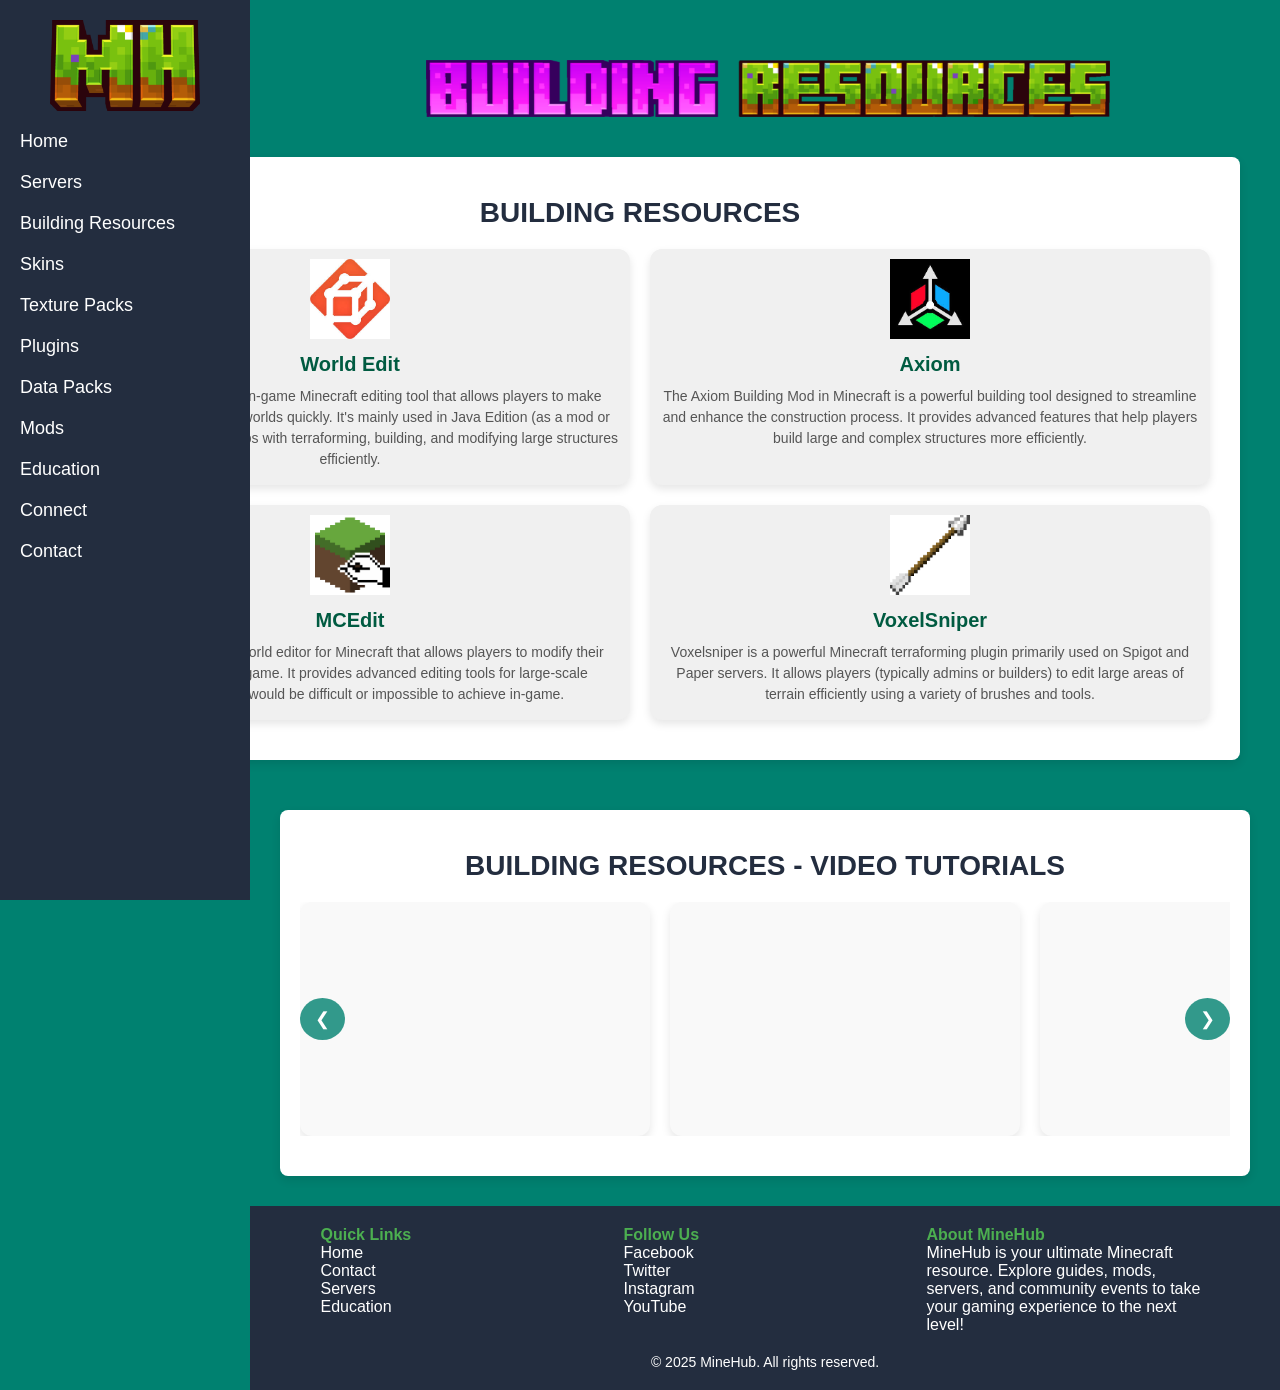
<file: BuildingResources.html>
<!DOCTYPE html>
<html lang="en">
<head>
    <meta charset="UTF-8">
    <meta name="viewport" content="width=device-width, initial-scale=1.0">
    <title>MineHub</title>
    
    <link rel="stylesheet" href="css/all.css">
    <script src="js/allscript.js" defer></script>

</head>
<body>
    <div class="container">
        <aside class="sidebar">
            <img src="img/MH.png" alt="MH Logo" class="nav-logo">
            <nav>
                <ul>
                    <li><a href="index.html">Home</a></li>
                    <li><a href="Servers.html">Servers</a></li>
                    <li><a href="BuildingResources.html">Building Resources</a></li>
                    <li><a href="Skins.html">Skins</a></li>
                    <li><a href="TexturePacks.html">Texture Packs</a></li>
                    <li><a href="Plugins.html">Plugins</a></li>
                    <li><a href="DataPacks.html">Data Packs</a></li>
                    <li><a href="Mods.html">Mods</a></li>
                    <li><a href="Education.html">Education</a></li>
                    <li><a href="Connect.html">Connect</a></li>
                    <li><a href="Contact.html">Contact</a></li>
                </ul>
            </nav>
        </aside>

        <main class="content">
            <section id="home">
                <div class="logo-container">
                    <img src="img/BuildingResources.png" alt="buildingResources Logo" class="buildingresources-icon">
                </div>

                <section class="building-resources">
    <h2>Building Resources</h2>
    <div class="resources-grid">
        <!-- Resource 1 -->
        <div class="resource-card">
            <img src="img/worldedit.jpg" alt="worldedit">
            <h3>World Edit</h3>
            <p>WorldEdit is a powerful in-game Minecraft editing tool that allows players to make large-scale edits to their worlds quickly. It's mainly used in Java Edition (as a mod or plugin for servers) and helps with terraforming, building, and modifying large structures efficiently.</p>
        </div>

        <!-- Resource 2 -->
        <div class="resource-card">
            <img src="img/axiom.jpg" alt="axiom">
            <h3>Axiom</h3>
            <p>The Axiom Building Mod in Minecraft is a powerful building tool designed to streamline and enhance the construction process. It provides advanced features that help players build large and complex structures more efficiently.</p>
        </div>

        <!-- Resource 3 -->
        <div class="resource-card">
            <img src="img/mcedit.png" alt="mcedit">
            <h3>MCEdit</h3>
            <p>MCEdit is a third-party world editor for Minecraft that allows players to modify their worlds outside of the game. It provides advanced editing tools for large-scale modifications that would be difficult or impossible to achieve in-game.</p>
        </div>

        <!-- Resource 4 -->
        <div class="resource-card">
            <img src="img/voxelsniper.png" alt="voxelsniper">
            <h3>VoxelSniper</h3>
            <p>Voxelsniper is a powerful Minecraft terraforming plugin primarily used on Spigot and Paper servers. It allows players (typically admins or builders) to edit large areas of terrain efficiently using a variety of brushes and tools.</p>
        </div>
    </div>
</section>
		<section class="building-resources-videos">
    <h2>Building Resources - Video Tutorials</h2>
    <div class="carousel-container">
        <button class="carousel-btn prev-btn">&#10094;</button>
        <div class="carousel-track">
            <!-- Video 1 -->
            <div class="video-card">
                <iframe src="https://www.youtube.com/embed/lm4p-55pl9o?si=K6YjGyaho5c45wN0" frameborder="0" allowfullscreen></iframe>
            </div>

            <!-- Video 2 -->
            <div class="video-card">
                <iframe src="https://www.youtube.com/embed/vrTTQQZ6Bvw?si=aApoZXOWXObOPK_f" frameborder="0" allowfullscreen></iframe>
            </div>

            <!-- Video 3 -->
            <div class="video-card">
                <iframe src="https://www.youtube.com/embed/LVB9n5FbPKI?si=aWZZ8sQZcDVSnS3B" frameborder="0" allowfullscreen></iframe>
            </div>

            <!-- Video 4 -->
            <div class="video-card">
                <iframe src="https://www.youtube.com/embed/Ms_XOy5MG6g?si=S64MyeyKCu-7XCF5" frameborder="0" allowfullscreen></iframe>
            </div>
			
			<div class="video-card">
                <iframe src="https://www.youtube.com/embed/H-OGAQNBaMA?si=v-Ss_j5WpM-TaJYk" frameborder="0" allowfullscreen></iframe>
            </div>
			
			<div class="video-card">
                <iframe src="https://www.youtube.com/embed/HjqkrPHZQyA?si=vhdumJV0wgMqn04y" frameborder="0" allowfullscreen></iframe>
            </div>
			
			<div class="video-card">
                <iframe src="https://www.youtube.com/embed/sFeN2qMT-Yc?si=JpPIR3Eh0QvnxeIS" frameborder="0" allowfullscreen></iframe>
            </div>
			
			<div class="video-card">
                <iframe src="https://www.youtube.com/embed/uq0AoWd-SdY?si=YpsIkYWCWD-jediw" frameborder="0" allowfullscreen></iframe>
            </div>
			
			<div class="video-card">
                <iframe src="https://www.youtube.com/embed/jZ8nizbRW3U?si=fMg0J38DxbPj8f_A" frameborder="0" allowfullscreen></iframe>
            </div>
        </div>
        <button class="carousel-btn next-btn">&#10095;</button>
    </div>
</section>

        </main>
    </div>
	
	 <!-- Scroll to Top Button -->
                <button class="scroll-to-top" onclick="scrollToTop()">▲</button>

    <!-- Footer Section -->
    <footer class="footer">
        <div class="footer-container">
            <div class="footer-section">
                <h4>Quick Links</h4>
                <ul>
                    <li><a href="index.html">Home</a></li>
                    <li><a href="Contact.html">Contact</a></li>
                    <li><a href="Servers.html">Servers</a></li>
                    <li><a href="Education.html">Education</a></li>
                </ul>
            </div>
            <div class="footer-section">
                <h4>Follow Us</h4>
                <ul class="social-links">
                    <li><a href="#"><i class="fab fa-facebook"></i> Facebook</a></li>
                    <li><a href="#"><i class="fab fa-twitter"></i> Twitter</a></li>
                    <li><a href="#"><i class="fab fa-instagram"></i> Instagram</a></li>
                    <li><a href="#"><i class="fab fa-youtube"></i> YouTube</a></li>
                </ul>
            </div>
            <div class="footer-section">
                <h4>About MineHub</h4>
                <p>MineHub is your ultimate Minecraft resource. Explore guides, mods, servers, and community events to take your gaming experience to the next level!</p>
            </div>
        </div>
        <div class="footer-bottom">
            <p>&copy; 2025 MineHub. All rights reserved.</p>
        </div>
    </footer>
</body>
</html>
</file>
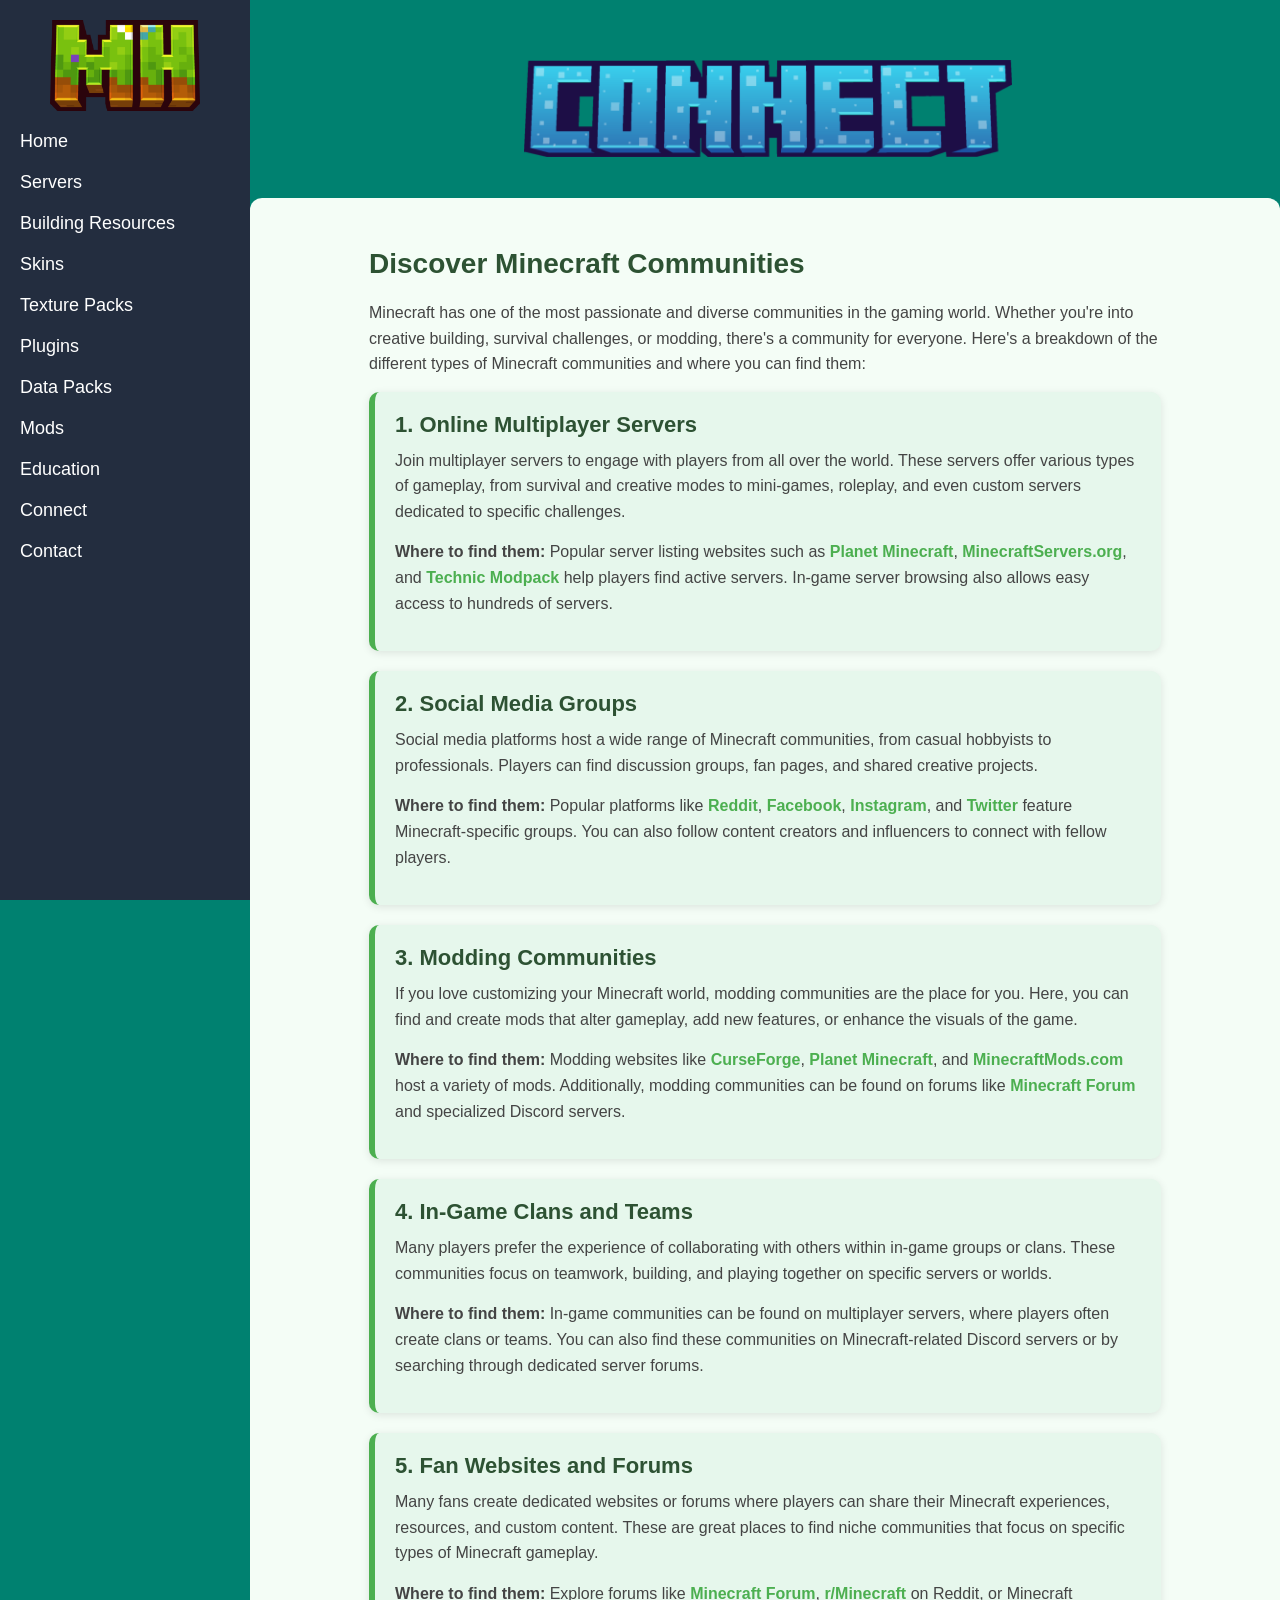
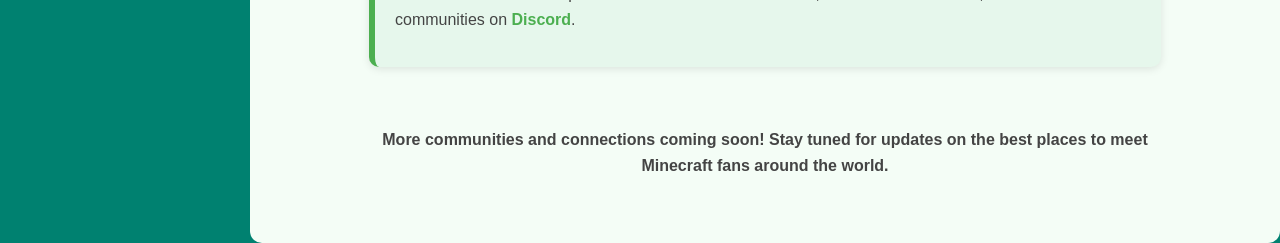
<file: Connect.html>
<!DOCTYPE html>
<html lang="en">

<head>
    <meta charset="UTF-8">
    <meta name="viewport" content="width=device-width, initial-scale=1.0">
    <title>MineHub</title>
    
    <link rel="stylesheet" href="css/all.css">
    <script src="js/allscript.js" defer></script>
</head>

<body>
    <div class="container">
        <!-- Sidebar Section -->
        <aside class="sidebar">
            <img src="img/MH.png" alt="MH Logo" class="nav-logo">
            <nav>
                <ul>
                    <li><a href="index.html">Home</a></li>
                    <li><a href="Servers.html">Servers</a></li>
                    <li><a href="BuildingResources.html">Building Resources</a></li>
                    <li><a href="Skins.html">Skins</a></li>
                    <li><a href="TexturePacks.html">Texture Packs</a></li>
                    <li><a href="Plugins.html">Plugins</a></li>
                    <li><a href="DataPacks.html">Data Packs</a></li>
                    <li><a href="Mods.html">Mods</a></li>
                    <li><a href="Education.html">Education</a></li>
                    <li><a href="Connect.html">Connect</a></li>
                    <li><a href="Contact.html">Contact</a></li>
                </ul>
            </nav>
        </aside>
		


        <!-- Main Content Section -->
        <main class="content">
            <section id="home">
                <div class="logo-container">
                    <img src="img/Connect.png" alt="MineHub Logo" class="connect-icon">
                </div>

                <!-- Minecraft Communities Section -->
                <section class="minecraft-communities">
                    <div class="container">
                        <h2>Discover Minecraft Communities</h2>
                        <p>Minecraft has one of the most passionate and diverse communities in the gaming world. Whether you're into creative building, survival challenges, or modding, there's a community for everyone. Here's a breakdown of the different types of Minecraft communities and where you can find them:</p>

                        <!-- Community 1: Online Multiplayer Servers -->
                        <div class="community-category">
                            <h3>1. Online Multiplayer Servers</h3>
                            <p>Join multiplayer servers to engage with players from all over the world. These servers offer various types of gameplay, from survival and creative modes to mini-games, roleplay, and even custom servers dedicated to specific challenges.</p>
                            <p><strong>Where to find them:</strong> Popular server listing websites such as <a href="https://www.planetminecraft.com/" target="_blank">Planet Minecraft</a>, <a href="https://www.minecraftservers.org/" target="_blank">MinecraftServers.org</a>, and <a href="https://www.technicpack.net/modpacks" target="_blank">Technic Modpack</a> help players find active servers. In-game server browsing also allows easy access to hundreds of servers.</p>
                        </div>
                        
                        <!-- Community 2: Social Media Groups -->
                        <div class="community-category">
                            <h3>2. Social Media Groups</h3>
                            <p>Social media platforms host a wide range of Minecraft communities, from casual hobbyists to professionals. Players can find discussion groups, fan pages, and shared creative projects.</p>
                            <p><strong>Where to find them:</strong> Popular platforms like <a href="https://www.reddit.com/r/Minecraft/" target="_blank">Reddit</a>, <a href="https://www.facebook.com/Minecraft" target="_blank">Facebook</a>, <a href="https://www.instagram.com/explore/tags/minecraft/" target="_blank">Instagram</a>, and <a href="https://twitter.com/minecraft" target="_blank">Twitter</a> feature Minecraft-specific groups. You can also follow content creators and influencers to connect with fellow players.</p>
                        </div>

                        <!-- Community 3: Modding Communities -->
                        <div class="community-category">
                            <h3>3. Modding Communities</h3>
                            <p>If you love customizing your Minecraft world, modding communities are the place for you. Here, you can find and create mods that alter gameplay, add new features, or enhance the visuals of the game.</p>
                            <p><strong>Where to find them:</strong> Modding websites like <a href="https://www.curseforge.com/minecraft/mc-mods" target="_blank">CurseForge</a>, <a href="https://www.planetminecraft.com/resources/mods/" target="_blank">Planet Minecraft</a>, and <a href="https://www.minecraftmods.com/" target="_blank">MinecraftMods.com</a> host a variety of mods. Additionally, modding communities can be found on forums like <a href="https://www.minecraftforum.net/" target="_blank">Minecraft Forum</a> and specialized Discord servers.</p>
                        </div>

                        <!-- Community 4: In-Game Clans and Teams -->
                        <div class="community-category">
                            <h3>4. In-Game Clans and Teams</h3>
                            <p>Many players prefer the experience of collaborating with others within in-game groups or clans. These communities focus on teamwork, building, and playing together on specific servers or worlds.</p>
                            <p><strong>Where to find them:</strong> In-game communities can be found on multiplayer servers, where players often create clans or teams. You can also find these communities on Minecraft-related Discord servers or by searching through dedicated server forums.</p>
                        </div>

                        <!-- Community 5: Fan Websites and Forums -->
                        <div class="community-category">
                            <h3>5. Fan Websites and Forums</h3>
                            <p>Many fans create dedicated websites or forums where players can share their Minecraft experiences, resources, and custom content. These are great places to find niche communities that focus on specific types of Minecraft gameplay.</p>
                            <p><strong>Where to find them:</strong> Explore forums like <a href="https://www.minecraftforum.net/" target="_blank">Minecraft Forum</a>, <a href="https://www.reddit.com/r/Minecraft/" target="_blank">r/Minecraft</a> on Reddit, or Minecraft communities on <a href="https://discord.com/" target="_blank">Discord</a>.</p>
                        </div>

                        <p class="more-coming-soon">More communities and connections coming soon! Stay tuned for updates on the best places to meet Minecraft fans around the world.</p>
                    </div>
                </section>

            </section>
        </main>
    </div>

	<!-- Scroll to Top Button -->
                <button class="scroll-to-top" onclick="scrollToTop()">▲</button>
   

</body>
</html>
</file>
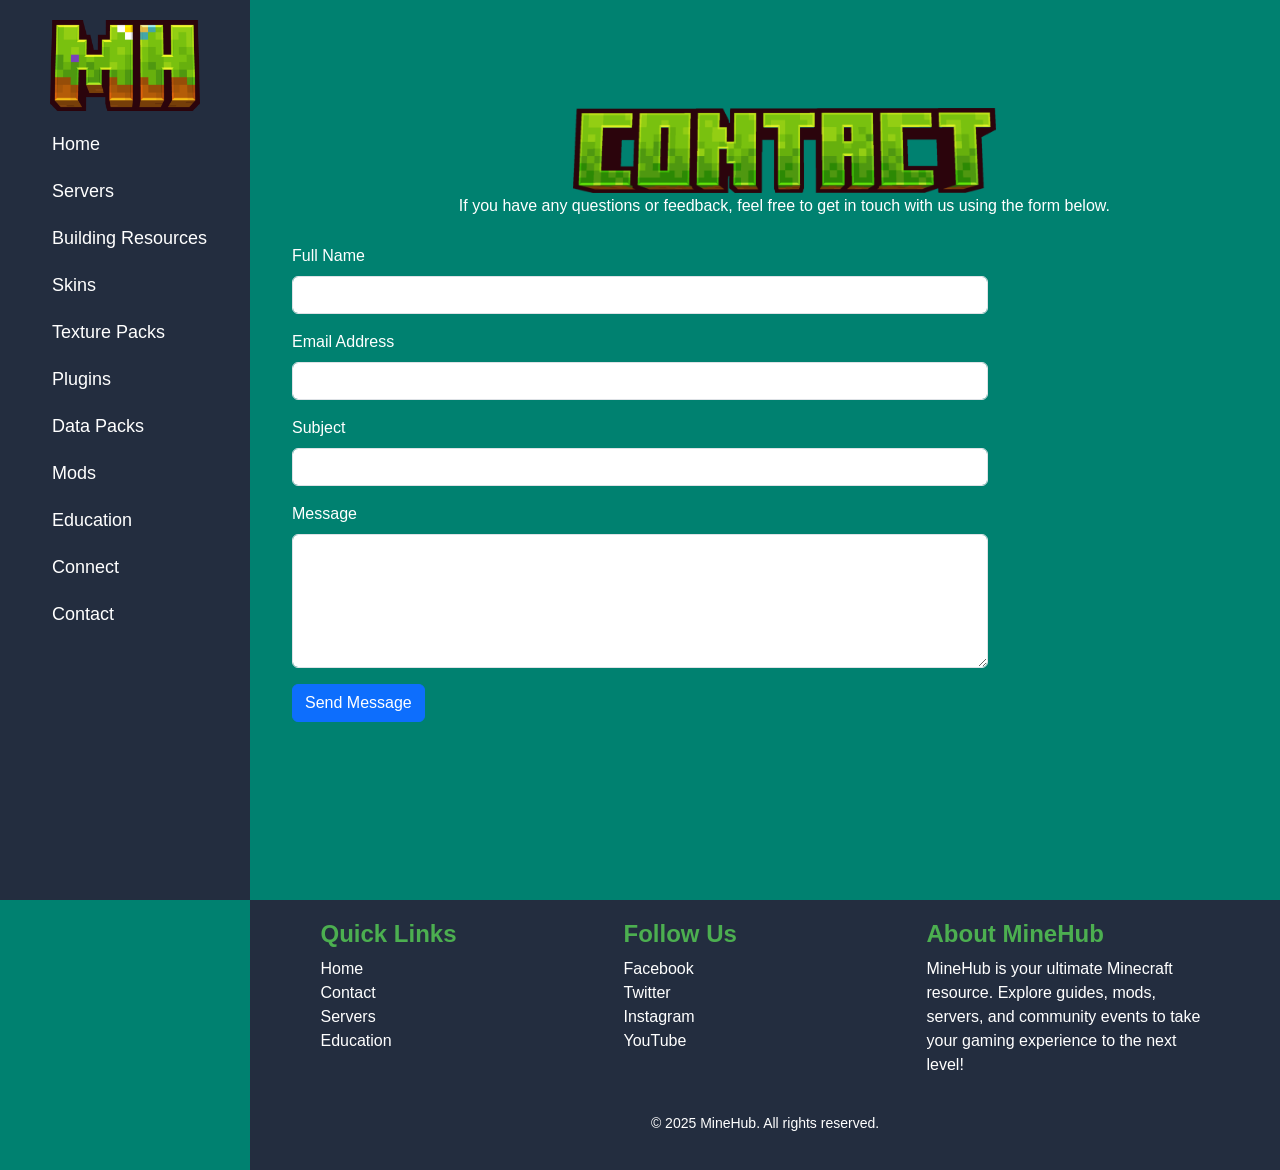
<file: Contact.html>
<!DOCTYPE html>
<html lang="en">
<head>
    <meta charset="UTF-8">
    <meta name="viewport" content="width=device-width, initial-scale=1.0">
    <meta http-equiv="X-UA-Compatible" content="ie=edge">
    <title>MineHub - Contact Us</title>
    
    <!-- Bootstrap CSS -->
    <link href="https://cdn.jsdelivr.net/npm/bootstrap@5.1.3/dist/css/bootstrap.min.css" rel="stylesheet">
    
    <!-- Link to Your Custom CSS -->
    <link rel="stylesheet" href="css/all.css">
</head>
<body>

	

    <div class="container d-flex flex-column min-vh-100">
        <aside class="sidebar">
            <img src="img/MH.png" alt="MH Logo" class="nav-logo">
            <nav>
                <ul>
                    <li><a href="index.html">Home</a></li>
                    <li><a href="Servers.html">Servers</a></li>
                    <li><a href="BuildingResources.html">Building Resources</a></li>
                    <li><a href="Skins.html">Skins</a></li>
                    <li><a href="TexturePacks.html">Texture Packs</a></li>
                    <li><a href="Plugins.html">Plugins</a></li>
                    <li><a href="DataPacks.html">Data Packs</a></li>
                    <li><a href="Mods.html">Mods</a></li>
                    <li><a href="Education.html">Education</a></li>
                    <li><a href="Connect.html">Connect</a></li>
                    <li><a href="Contact.html">Contact</a></li>
                </ul>
            </nav>
        </aside>

        <main class="content flex-grow-1">
            <section id="contact" class="my-5">
                <div class="logo-container text-center">
                    <img src="img/Contact.png" alt="Contact Icon" class="contact-icon">
                    
                    <p>If you have any questions or feedback, feel free to get in touch with us using the form below.</p>
                </div>

                <!-- Contact Form -->
                <div class="row justify-content-center">
                    <div class="col-md-8">
                        <form action="your_form_processing_script.php" method="POST">
                            <div class="mb-3">
                                <label for="name" class="form-label">Full Name</label>
                                <input type="text" class="form-control" id="name" name="name" required>
                            </div>

                            <div class="mb-3">
                                <label for="email" class="form-label">Email Address</label>
                                <input type="email" class="form-control" id="email" name="email" required>
                            </div>

                            <div class="mb-3">
                                <label for="subject" class="form-label">Subject</label>
                                <input type="text" class="form-control" id="subject" name="subject" required>
                            </div>

                            <div class="mb-3">
                                <label for="message" class="form-label">Message</label>
                                <textarea class="form-control" id="message" name="message" rows="5" required></textarea>
                            </div>

                            <button type="submit" class="btn btn-primary">Send Message</button>
                        </form>
                    </div>
                </div>
            </section>
        </main>
    </div> <!-- Closing container -->
	
	
	

    <!-- Footer Section - Now Using Your Existing CSS -->
    <footer class="footer">
        <div class="footer-container">
            <div class="footer-section">
                <h4>Quick Links</h4>
                <ul>
                    <li><a href="index.html">Home</a></li>
                    <li><a href="Contact.html">Contact</a></li>
                    <li><a href="Servers.html">Servers</a></li>
                    <li><a href="Education.html">Education</a></li>
                </ul>
            </div>
            <div class="footer-section">
                <h4>Follow Us</h4>
                <ul class="social-links">
                    <li><a href="https://www.facebook.com/"><i class="fab fa-facebook"></i> Facebook</a></li>
                    <li><a href="https://x.com/"><i class="fab fa-twitter"></i> Twitter</a></li>
                    <li><a href="https://www.instagram.com/"><i class="fab fa-instagram"></i> Instagram</a></li>
                    <li><a href="https://www.youtube.com/"><i class="fab fa-youtube"></i> YouTube</a></li>
                </ul>
            </div>
            <div class="footer-section">
                <h4>About MineHub</h4>
                <p>MineHub is your ultimate Minecraft resource. Explore guides, mods, servers, and community events to take your gaming experience to the next level!</p>
            </div>
        </div>
        <div class="footer-bottom">
            <p>&copy; 2025 MineHub. All rights reserved.</p>
        </div>
    </footer>

    <!-- Bootstrap JS and dependencies -->
    <script src="https://cdn.jsdelivr.net/npm/@popperjs/core@2.11.6/dist/umd/popper.min.js"></script>
    <script src="https://cdn.jsdelivr.net/npm/bootstrap@5.1.3/dist/js/bootstrap.min.js"></script>
</body>
</html>
</file>
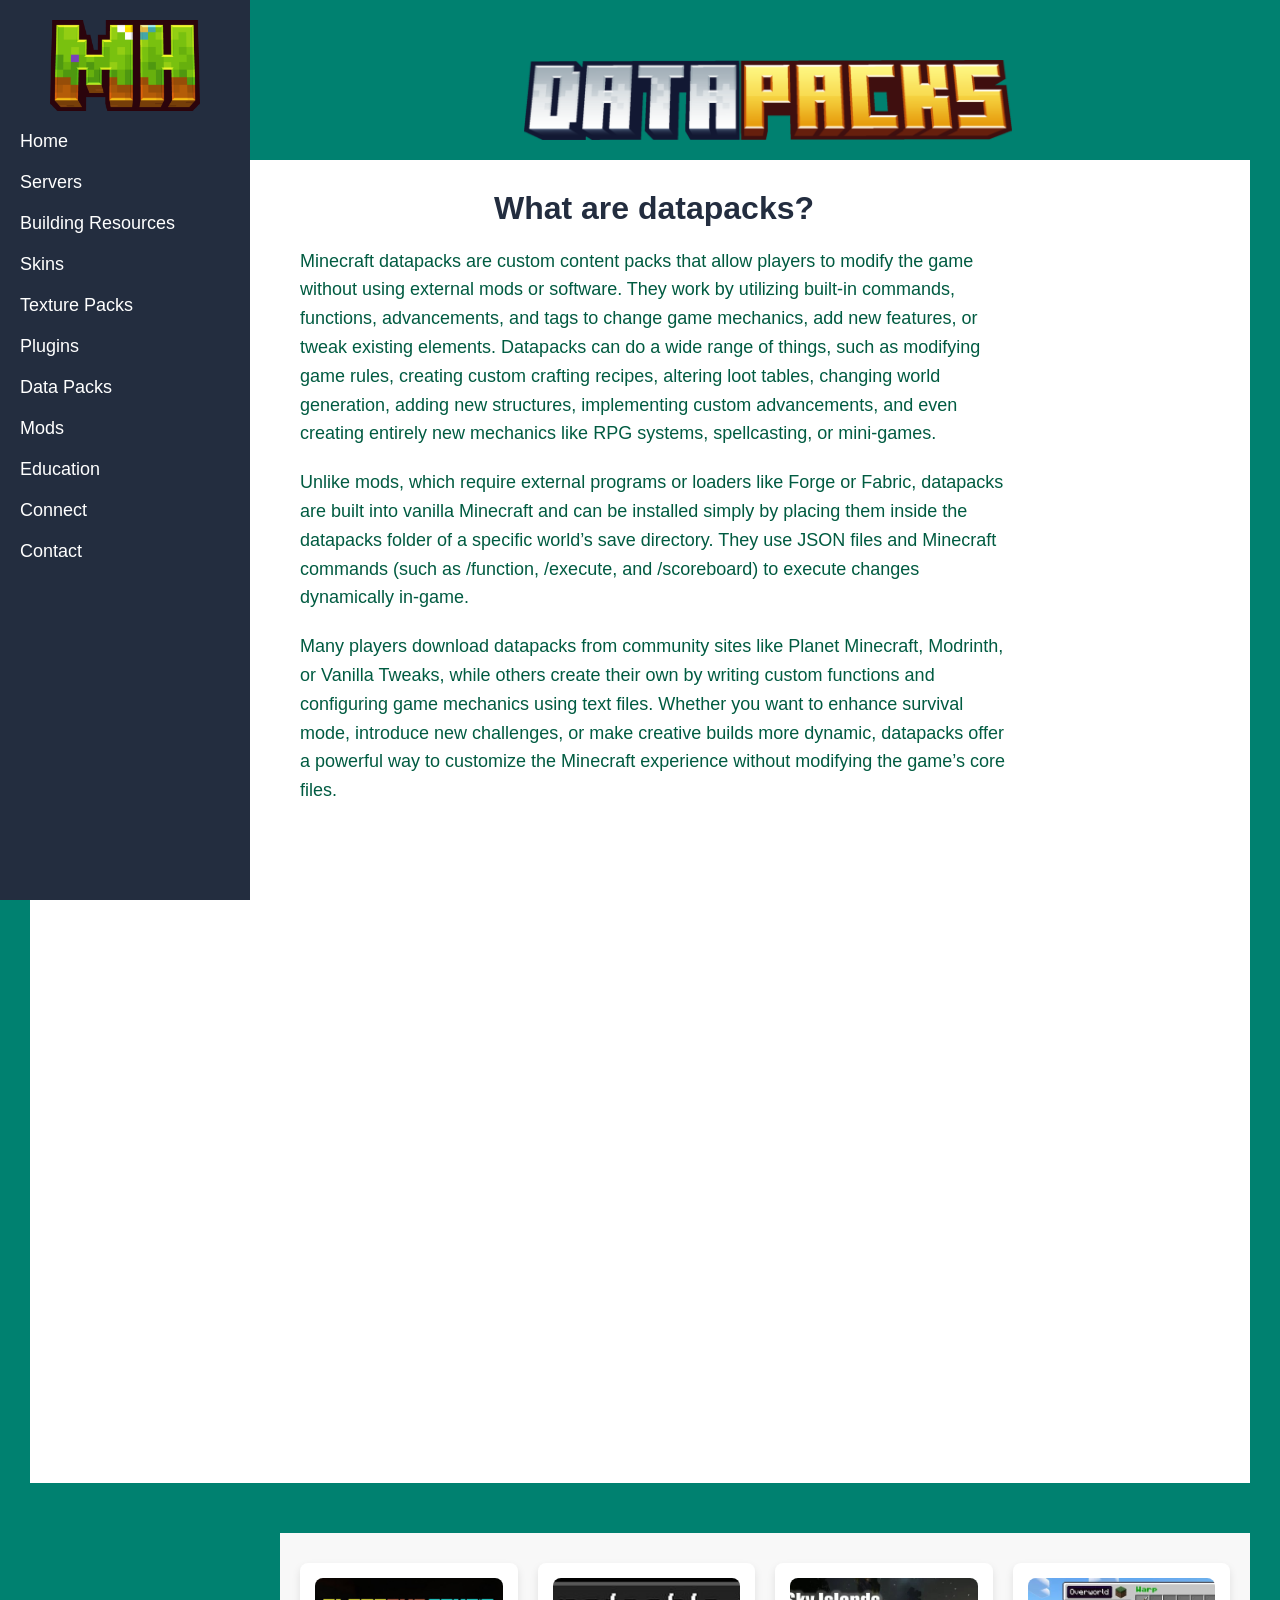
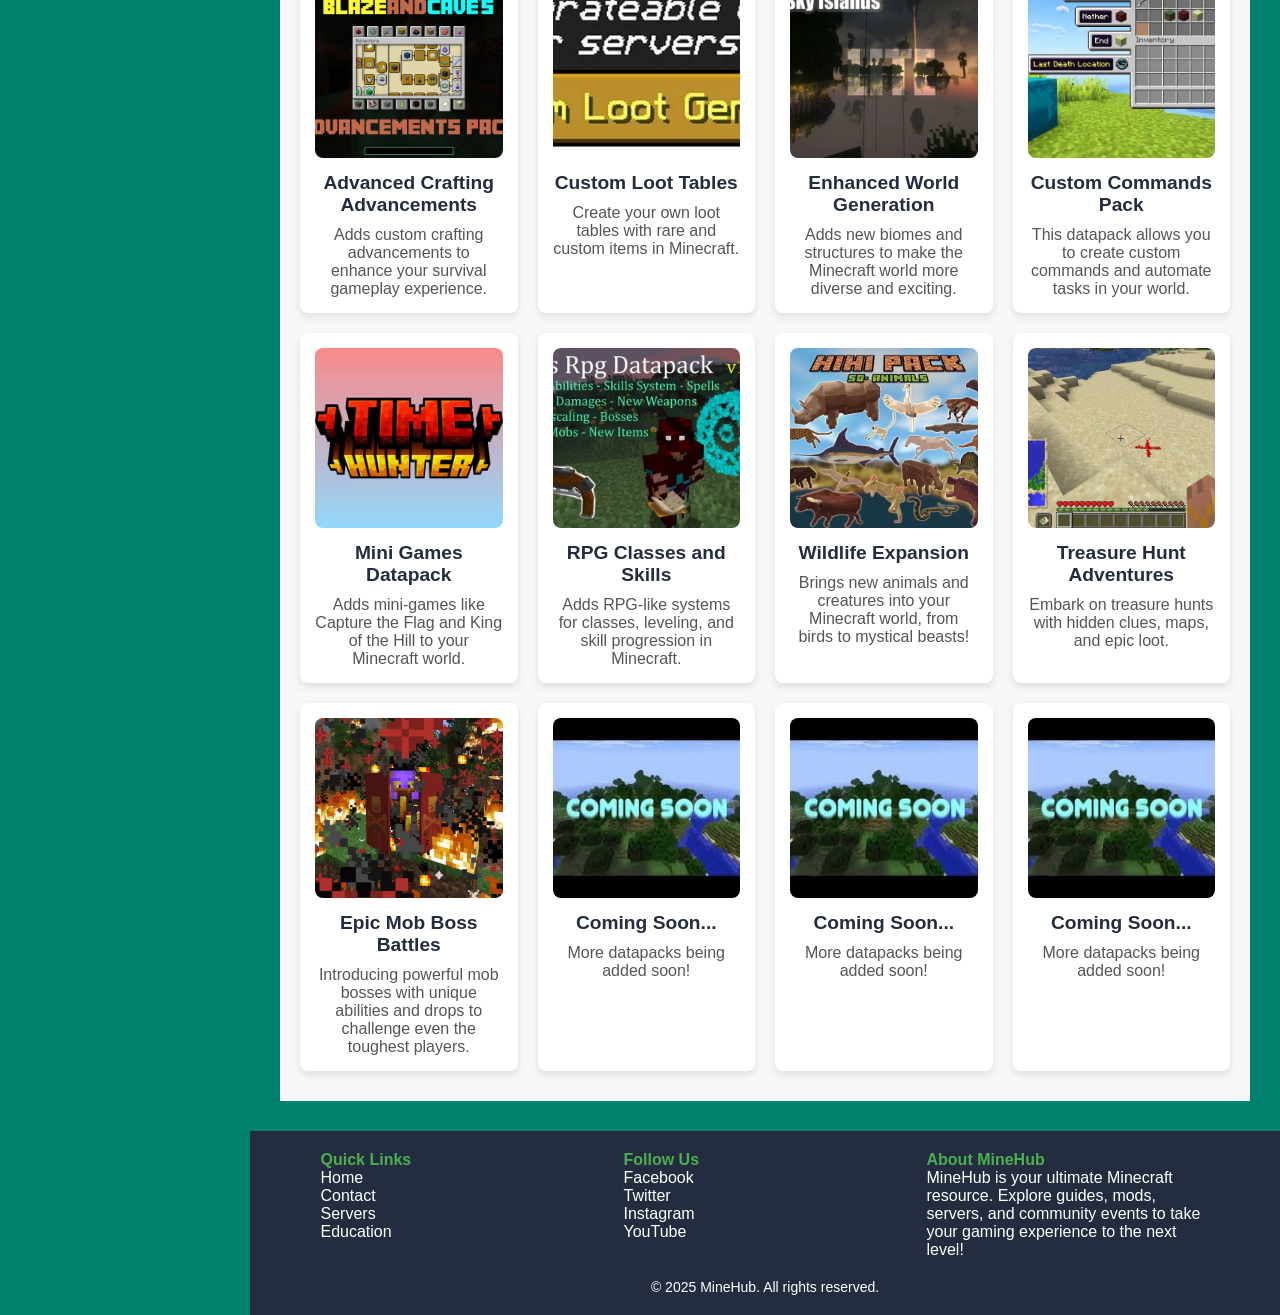
<file: DataPacks.html>
<!DOCTYPE html>
<html lang="en">
<head>
    <meta charset="UTF-8">
    <meta name="viewport" content="width=device-width, initial-scale=1.0">
    <title>MineHub</title>
    
    <link rel="stylesheet" href="css/all.css">
    <script src="js/allscript.js" defer></script>

</head>
<body>
    <div class="container">
        <aside class="sidebar">
            <img src="img/MH.png" alt="MH Logo" class="nav-logo">
            <nav>
                <ul>
                    <li><a href="index.html">Home</a></li>
                    <li><a href="Servers.html">Servers</a></li>
                    <li><a href="BuildingResources.html">Building Resources</a></li>
                    <li><a href="Skins.html">Skins</a></li>
                    <li><a href="TexturePacks.html">Texture Packs</a></li>
                    <li><a href="Plugins.html">Plugins</a></li>
                    <li><a href="DataPacks.html">Data Packs</a></li>
                    <li><a href="Mods.html">Mods</a></li>
                    <li><a href="Education.html">Education</a></li>
                    <li><a href="Connect.html">Connect</a></li>
                    <li><a href="Contact.html">Contact</a></li>
                </ul>
            </nav>
        </aside>

        <main class="content">
            <section id="home">
                <div class="logo-container">
                    <img src="img/DataPacks.png" alt="MineHub Logo" class="dp-icon">
                </div>
				
	<!-- Datapacks Section -->
<section class="datapacks-section">
  <div class="datapacks-content">
    <div class="datapacks-text">
      <h2>What are datapacks?</h2>
      <p>
        Minecraft datapacks are custom content packs that allow players to modify the game without using external mods or software. They work by utilizing built-in commands, functions, advancements, and tags to change game mechanics, add new features, or tweak existing elements. Datapacks can do a wide range of things, such as modifying game rules, creating custom crafting recipes, altering loot tables, changing world generation, adding new structures, implementing custom advancements, and even creating entirely new mechanics like RPG systems, spellcasting, or mini-games.
      </p>
      <p>
        Unlike mods, which require external programs or loaders like Forge or Fabric, datapacks are built into vanilla Minecraft and can be installed simply by placing them inside the datapacks folder of a specific world’s save directory. They use JSON files and Minecraft commands (such as /function, /execute, and /scoreboard) to execute changes dynamically in-game.
      </p>
      <p>
        Many players download datapacks from community sites like Planet Minecraft, Modrinth, or Vanilla Tweaks, while others create their own by writing custom functions and configuring game mechanics using text files. Whether you want to enhance survival mode, introduce new challenges, or make creative builds more dynamic, datapacks offer a powerful way to customize the Minecraft experience without modifying the game’s core files.
      </p>
    </div>
    
    <!-- YouTube Videos -->
    <div class="datapacks-videos">
      <div class="video-container">
        <iframe src="https://www.youtube.com/embed/EjfUjuGjEEY?si=MuWeje6lPREOjfSa" frameborder="0" allow="accelerometer; autoplay; encrypted-media; gyroscope; picture-in-picture" allowfullscreen></iframe>
      </div>
      <div class="video-container">
        <iframe src="https://www.youtube.com/embed/ZwmogE_9xmQ?si=yy4HqGNNDgILwj8X" frameborder="0" allow="accelerometer; autoplay; encrypted-media; gyroscope; picture-in-picture" allowfullscreen></iframe>
      </div>
    </div>
  </div>
</section>


			<section class="datapack-section">
    <div class="datapacks-grid">
        <!-- Datapack 1 -->
        <div class="datapack-card">
            <img class="datapack-pics" src="img/advancements.jpg" alt="Advancements Datapack">
            <h3><a href="https://www.planetminecraft.com/data-pack/blazeandcave-s-advancements-pack-1-12/" class="hidden-link">Advanced Crafting Advancements</a></h3>
            <p class="datapack-description">Adds custom crafting advancements to enhance your survival gameplay experience.</p>
        </div>

        <!-- Datapack 2 -->
        <div class="datapack-card">
            <img class="datapack-pics" src="img/loot.jpg" alt="Loot Tables Datapack">
            <h3><a href="https://www.planetminecraft.com/data-pack/custom-loot-table-datapack/" class="hidden-link">Custom Loot Tables</a></h3>
            <p class="datapack-description">Create your own loot tables with rare and custom items in Minecraft.</p>
        </div>

        <!-- Datapack 3 -->
        <div class="datapack-card">
            <img class="datapack-pics" src="img/worldgen.jpg" alt="World Generation Datapack">
            <h3><a href="https://www.planetminecraft.com/data-pack/maa-s-sky-islands-lite-1-21-4/" class="hidden-link">Enhanced World Generation</a></h3>
            <p class="datapack-description">Adds new biomes and structures to make the Minecraft world more diverse and exciting.</p>
        </div>

        <!-- Datapack 4 -->
        <div class="datapack-card">
            <img class="datapack-pics" src="img/commands.jpg" alt="Command Datapack">
            <h3><a href="https://www.planetminecraft.com/data-pack/simple-command-gui-visual-command-interface/" class="hidden-link">Custom Commands Pack</a></h3>
            <p class="datapack-description">This datapack allows you to create custom commands and automate tasks in your world.</p>
        </div>

        <!-- Datapack 5 -->
        <div class="datapack-card">
            <img class="datapack-pics" src="img/mini-games.jpg" alt="Mini Games Datapack">
            <h3><a href="https://www.planetminecraft.com/data-pack/time-hunter/" class="hidden-link">Mini Games Datapack</a></h3>
            <p class="datapack-description">Adds mini-games like Capture the Flag and King of the Hill to your Minecraft world.</p>
        </div>

        <!-- Datapack 6 -->
        <div class="datapack-card">
            <img class="datapack-pics" src="img/roles.jpg" alt="RPG Datapack">
            <h3><a href="https://www.planetminecraft.com/data-pack/xylo-s-rpg/" class="hidden-link">RPG Classes and Skills</a></h3>
            <p class="datapack-description">Adds RPG-like systems for classes, leveling, and skill progression in Minecraft.</p>
        </div>

        <!-- Datapack 7 -->
        <div class="datapack-card">
            <img class="datapack-pics" src="img/animals.jpg" alt="Animals Datapack">
            <h3><a href="https://www.planetminecraft.com/data-pack/hihi-pack/" class="hidden-link">Wildlife Expansion</a></h3>
            <p class="datapack-description">Brings new animals and creatures into your Minecraft world, from birds to mystical beasts!</p>
        </div>

        <!-- Datapack 8 -->
        <div class="datapack-card">
            <img class="datapack-pics" src="img/treasure.jpg" alt="Treasure Hunt Datapack">
            <h3><a href="https://www.planetminecraft.com/data-pack/x-marks-the-spot-5565485/" class="hidden-link">Treasure Hunt Adventures</a></h3>
            <p class="datapack-description">Embark on treasure hunts with hidden clues, maps, and epic loot.</p>
        </div>

        <!-- Datapack 9 -->
        <div class="datapack-card">
            <img class="datapack-pics" src="img/mob-boss.jpg" alt="Mob Boss Datapack">
            <h3><a href="https://www.planetminecraft.com/data-pack/the-hovering-inferno-blaze-boss-battle/" class="hidden-link">Epic Mob Boss Battles</a></h3>
            <p class="datapack-description">Introducing powerful mob bosses with unique abilities and drops to challenge even the toughest players.</p>
        </div>
		
		<!-- Datapack 10 -->
        <div class="datapack-card">
            <img class="datapack-pics" src="img/cs.jpg" alt="Coming Soon....">
            <h3><a href="https://modrinth.com/datapacks" class="hidden-link">Coming Soon...</a></h3>
            <p class="datapack-description">More datapacks being added soon!</p>
        </div>
		
		<!-- Datapack 11 -->
        <div class="datapack-card">
            <img class="datapack-pics" src="img/cs.jpg" alt="Coming Soon....">
            <h3><a href="https://modrinth.com/datapacks" class="hidden-link">Coming Soon...</a></h3>
            <p class="datapack-description">More datapacks being added soon!</p>
        </div>
		
		<!-- Datapack 12 -->
        <div class="datapack-card">
            <img class="datapack-pics" src="img/cs.jpg" alt="Coming Soon....">
            <h3><a href="https://modrinth.com/datapacks" class="hidden-link">Coming Soon...</a></h3>
            <p class="datapack-description">More datapacks being added soon!</p>
        </div>
    </div>
		</section>

       
        </main>
    </div>
	
	<!-- Scroll to Top Button -->
                <button class="scroll-to-top" onclick="scrollToTop()">▲</button>

    <!-- Footer Section -->
    <footer class="footer">
        <div class="footer-container">
            <div class="footer-section">
                <h4>Quick Links</h4>
                <ul>
                    <li><a href="index.html">Home</a></li>
                    <li><a href="Contact.html">Contact</a></li>
                    <li><a href="Servers.html">Servers</a></li>
                    <li><a href="Education.html">Education</a></li>
                </ul>
            </div>
            <div class="footer-section">
                <h4>Follow Us</h4>
                <ul class="social-links">
                    <li><a href="#"><i class="fab fa-facebook"></i> Facebook</a></li>
                    <li><a href="#"><i class="fab fa-twitter"></i> Twitter</a></li>
                    <li><a href="#"><i class="fab fa-instagram"></i> Instagram</a></li>
                    <li><a href="#"><i class="fab fa-youtube"></i> YouTube</a></li>
                </ul>
            </div>
            <div class="footer-section">
                <h4>About MineHub</h4>
                <p>MineHub is your ultimate Minecraft resource. Explore guides, mods, servers, and community events to take your gaming experience to the next level!</p>
            </div>
        </div>
        <div class="footer-bottom">
            <p>&copy; 2025 MineHub. All rights reserved.</p>
        </div>
    </footer>
</body>
</html>
</file>
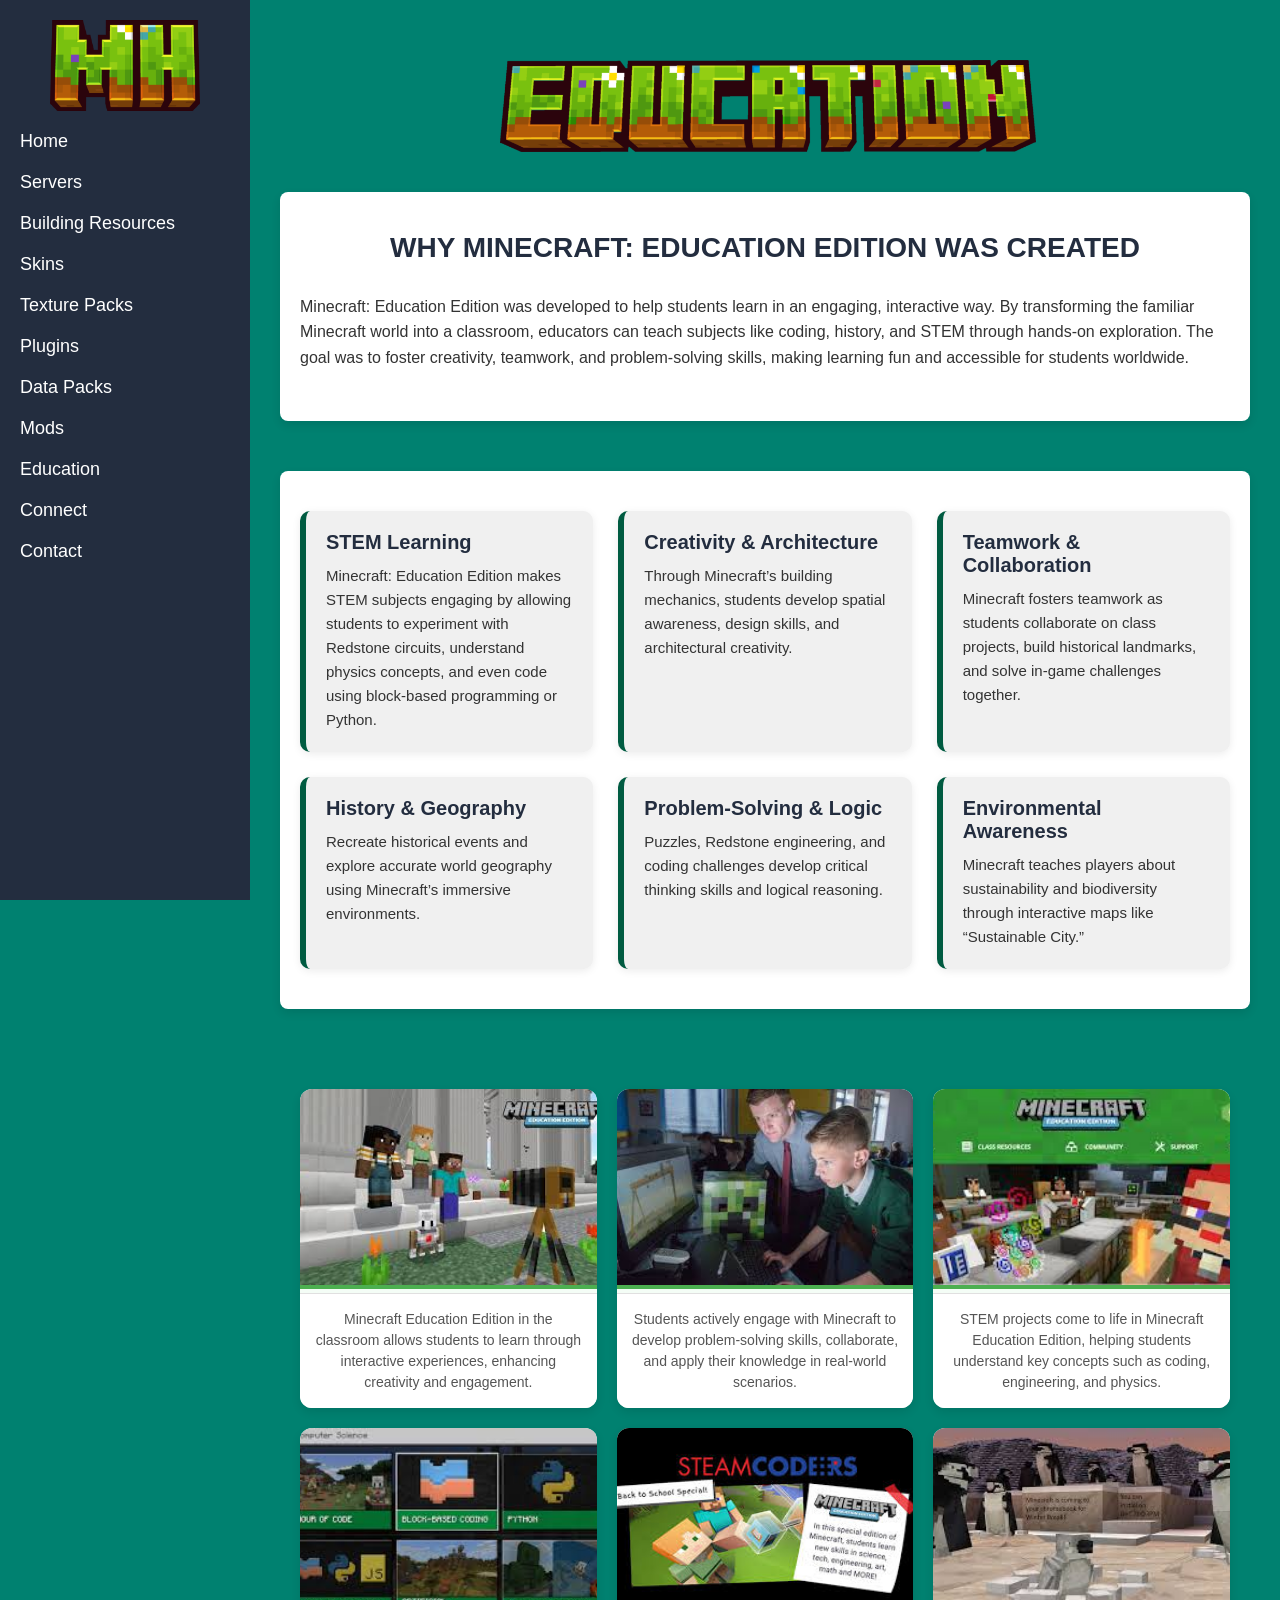
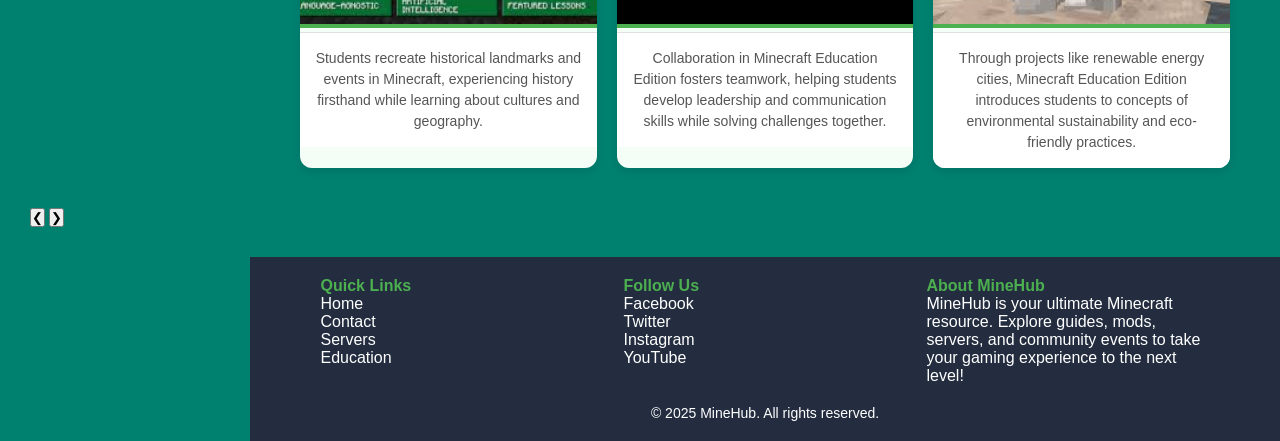
<file: Education.html>
<!DOCTYPE html>
<html lang="en">

<head>
    <meta charset="UTF-8">
    <meta name="viewport" content="width=device-width, initial-scale=1.0">
    <title>MineHub</title>
    <link rel="stylesheet" href="css/all.css">
    <script src="js/allscript.js" defer></script>
</head>

<body>
    <div class="container">
        <!-- Sidebar Section -->
        <aside class="sidebar">
            <img src="img/MH.png" alt="MH Logo" class="nav-logo">
            <nav>
                <ul>
                    <li><a href="index.html">Home</a></li>
                    <li><a href="Servers.html">Servers</a></li>
                    <li><a href="BuildingResources.html">Building Resources</a></li>
                    <li><a href="Skins.html">Skins</a></li>
                    <li><a href="TexturePacks.html">Texture Packs</a></li>
                    <li><a href="Plugins.html">Plugins</a></li>
                    <li><a href="DataPacks.html">Data Packs</a></li>
                    <li><a href="Mods.html">Mods</a></li>
                    <li><a href="Education.html">Education</a></li>
                    <li><a href="Connect.html">Connect</a></li>
                    <li><a href="Contact.html">Contact</a></li>
                </ul>
            </nav>
        </aside>

        <!-- Main Content Section -->
        <main class="content">
            <section id="home">
                <div class="logo-container">
                    <img src="img/Education.png" alt="MineHub Logo" class="ed-icon">
                </div>

                <!-- Why Minecraft Education Was Created Section -->
                <div class="why-minecraft-container">
                    <h2>Why Minecraft: Education Edition Was Created</h2>
                    <p>Minecraft: Education Edition was developed to help students learn in an engaging, interactive way. By transforming the familiar Minecraft world into a classroom, educators can teach subjects like coding, history, and STEM through hands-on exploration. The goal was to foster creativity, teamwork, and problem-solving skills, making learning fun and accessible for students worldwide.</p>
                </div>

                <!-- Education Cards Container -->
                <div class="education-card-container">
                    <div class="education-card">
                        <h3>STEM Learning</h3>
                        <p>Minecraft: Education Edition makes STEM subjects engaging by allowing students to experiment with Redstone circuits, understand physics concepts, and even code using block-based programming or Python.</p>
                    </div>
                    <div class="education-card">
                        <h3>Creativity & Architecture</h3>
                        <p>Through Minecraft’s building mechanics, students develop spatial awareness, design skills, and architectural creativity.</p>
                    </div>
                    <div class="education-card">
                        <h3>Teamwork & Collaboration</h3>
                        <p>Minecraft fosters teamwork as students collaborate on class projects, build historical landmarks, and solve in-game challenges together.</p>
                    </div>
                    <div class="education-card">
                        <h3>History & Geography</h3>
                        <p>Recreate historical events and explore accurate world geography using Minecraft’s immersive environments.</p>
                    </div>
                    <div class="education-card">
                        <h3>Problem-Solving & Logic</h3>
                        <p>Puzzles, Redstone engineering, and coding challenges develop critical thinking skills and logical reasoning.</p>
                    </div>
                    <div class="education-card">
                        <h3>Environmental Awareness</h3>
                        <p>Minecraft teaches players about sustainability and biodiversity through interactive maps like “Sustainable City.”</p>
                    </div>
                </div>

                <!-- Image Container Section -->
                <div class="image-container">
                    <div class="image-card">
                        <img src="img/minecraft-education-1.jpg" alt="Minecraft Education in Classroom">
                        <p>Minecraft Education Edition in the classroom allows students to learn through interactive experiences, enhancing creativity and engagement.</p>
                    </div>
                    <div class="image-card">
                        <img src="img/minecraft-education-2.jpg" alt="Students Learning with Minecraft">
                        <p>Students actively engage with Minecraft to develop problem-solving skills, collaborate, and apply their knowledge in real-world scenarios.</p>
                    </div>
                    <div class="image-card">
                        <img src="img/minecraft-education-3.jpg" alt="STEM Projects in Minecraft">
                        <p>STEM projects come to life in Minecraft Education Edition, helping students understand key concepts such as coding, engineering, and physics.</p>
                    </div>
                    <div class="image-card">
                        <img src="img/minecraft-education-4.jpg" alt="Building History in Minecraft">
                        <p>Students recreate historical landmarks and events in Minecraft, experiencing history firsthand while learning about cultures and geography.</p>
                    </div>
                    <div class="image-card">
                        <img src="img/minecraft-education-5.jpg" alt="Building History in Minecraft">
                        <p>Collaboration in Minecraft Education Edition fosters teamwork, helping students develop leadership and communication skills while solving challenges together.</p>
                    </div>
                    <div class="image-card">
                        <img src="img/minecraft-education-6.jpg" alt="Building History in Minecraft">
                        <p>Through projects like renewable energy cities, Minecraft Education Edition introduces students to concepts of environmental sustainability and eco-friendly practices.</p>
                    </div>
                </div>

                <!-- Navigation Buttons -->
                <button class="carousel1-btn prev" onclick="moveSlide1(-1)">&#10094;</button>
                <button class="carousel1-btn next" onclick="moveSlide1(1)">&#10095;</button>
            </section>
        </main>
    </div>

    <!-- Scroll to Top Button -->
                <button class="scroll-to-top" onclick="scrollToTop()">▲</button>

    <!-- Footer Section -->
    <footer class="footer">
        <div class="footer-container">
            <div class="footer-section">
                <h4>Quick Links</h4>
                <ul>
                    <li><a href="index.html">Home</a></li>
                    <li><a href="Contact.html">Contact</a></li>
                    <li><a href="Servers.html">Servers</a></li>
                    <li><a href="Education.html">Education</a></li>
                </ul>
            </div>
            <div class="footer-section">
                <h4>Follow Us</h4>
                <ul class="social-links">
                    <li><a href="#"><i class="fab fa-facebook"></i> Facebook</a></li>
                    <li><a href="#"><i class="fab fa-twitter"></i> Twitter</a></li>
                    <li><a href="#"><i class="fab fa-instagram"></i> Instagram</a></li>
                    <li><a href="#"><i class="fab fa-youtube"></i> YouTube</a></li>
                </ul>
            </div>
            <div class="footer-section">
                <h4>About MineHub</h4>
                <p>MineHub is your ultimate Minecraft resource. Explore guides, mods, servers, and community events to take your gaming experience to the next level!</p>
            </div>
        </div>
        <div class="footer-bottom">
            <p>&copy; 2025 MineHub. All rights reserved.</p>
        </div>
    </footer>

</body>

</html>
</file>
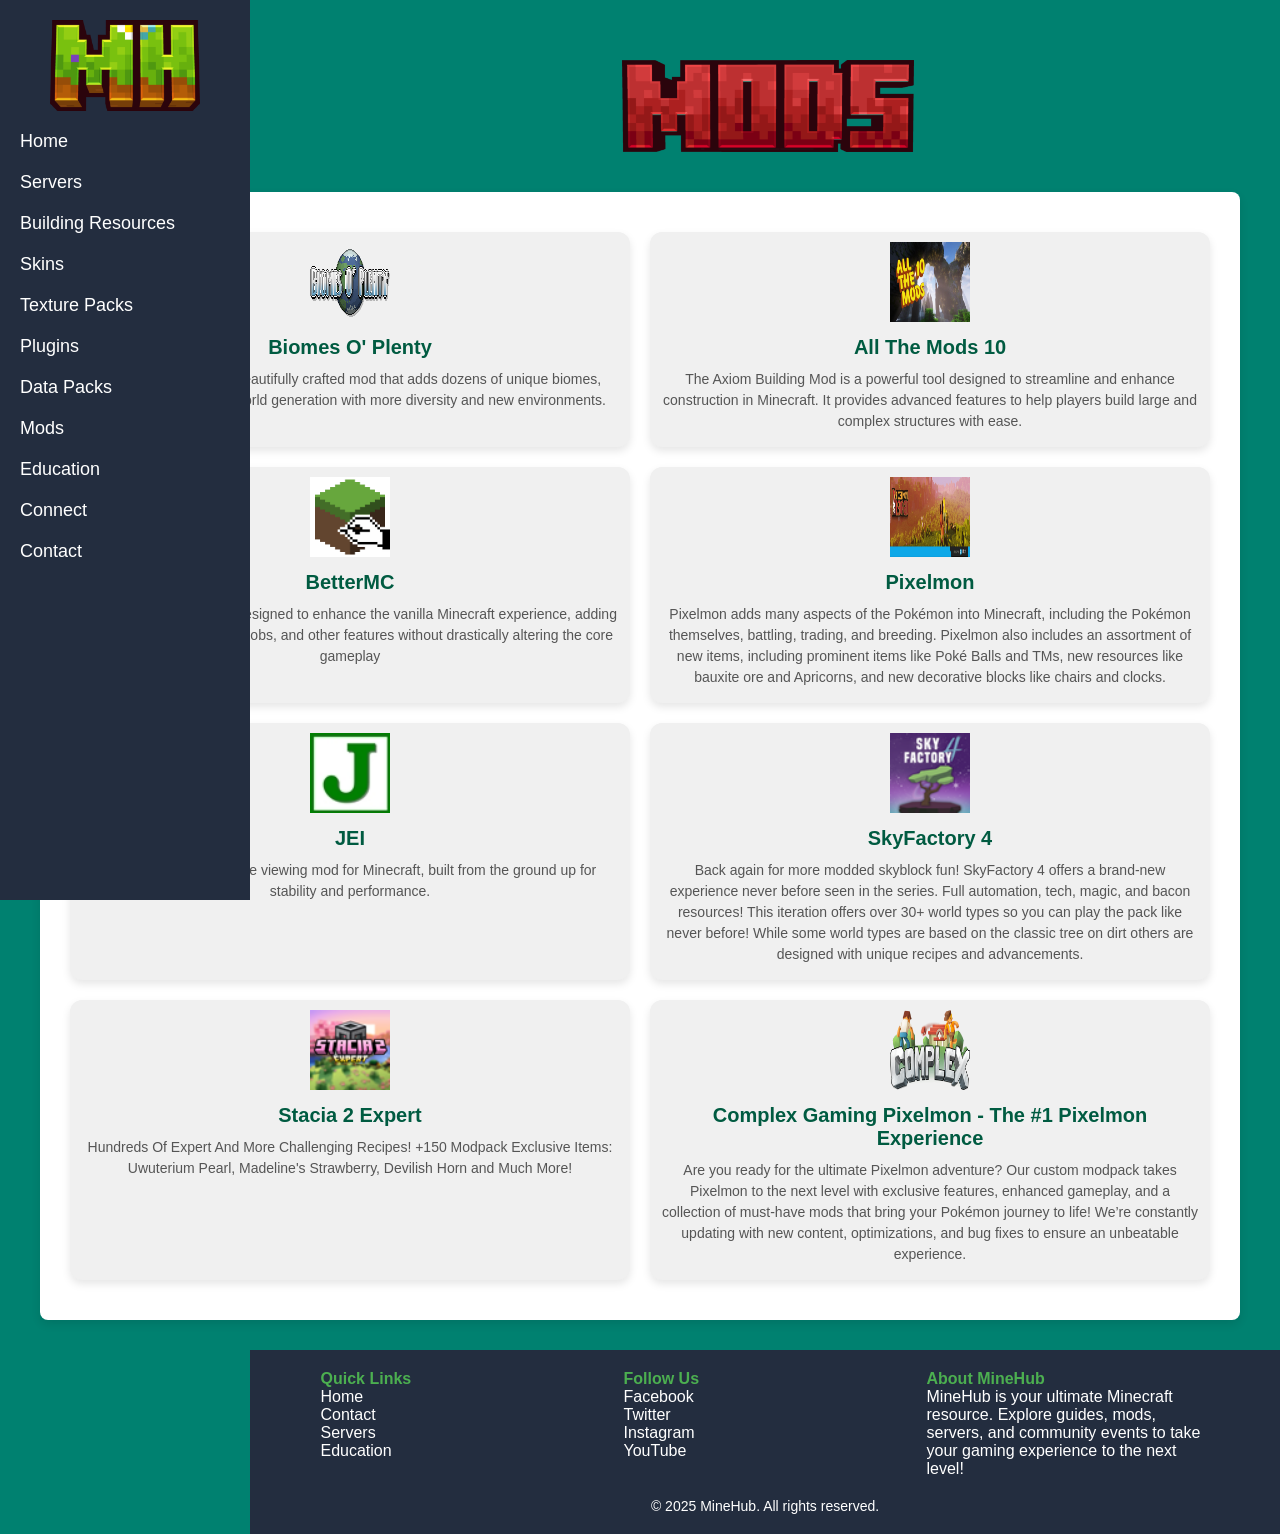
<file: Mods.html>
<!DOCTYPE html>
<html lang="en">
<head>
    <meta charset="UTF-8">
    <meta name="viewport" content="width=device-width, initial-scale=1.0">
    <title>MineHub</title>
    
    <link rel="stylesheet" href="css/all.css">
    <script src="js/allscript.js" defer></script>

</head>
<body>
    <div class="container">
        <aside class="sidebar">
            <img src="img/MH.png" alt="MH Logo" class="nav-logo">
            <nav>
                <ul>
                    <li><a href="index.html">Home</a></li>
                    <li><a href="Servers.html">Servers</a></li>
                    <li><a href="BuildingResources.html">Building Resources</a></li>
                    <li><a href="Skins.html">Skins</a></li>
                    <li><a href="TexturePacks.html">Texture Packs</a></li>
                    <li><a href="Plugins.html">Plugins</a></li>
                    <li><a href="DataPacks.html">Data Packs</a></li>
                    <li><a href="Mods.html">Mods</a></li>
                    <li><a href="Education.html">Education</a></li>
                    <li><a href="Connect.html">Connect</a></li>
                    <li><a href="Contact.html">Contact</a></li>
                </ul>
            </nav>
        </aside>

        <main class="content">
            <section id="home">
                <div class="logo-container">
                    <img src="img/Mods.png" alt="MineHub Logo" class="Mods-icon">
                </div>

             <section class="building-resources">
    <div class="resources-grid">
        <!-- Mod 1 -->
        <div class="resource-card">
            <img src="img/bop.png" alt="biomes-o-plenty">
            <h3><a href="https://www.curseforge.com/minecraft/mc-mods/biomes-o-plenty" target="_blank">Biomes O' Plenty</a></h3>
            <p>Biomes O' Plenty is a beautifully crafted mod that adds dozens of unique biomes, enhancing Minecraft's world generation with more diversity and new environments.</p>
        </div>

        <!-- Mod 2 -->
        <div class="resource-card">
            <img src="img/atm10.jpg" alt="atm10">
            <h3><a href="https://www.curseforge.com/minecraft/modpacks/all-the-mods-10" target="_blank">All The Mods 10</a></h3>
            <p>The Axiom Building Mod is a powerful tool designed to streamline and enhance construction in Minecraft. It provides advanced features to help players build large and complex structures with ease.</p>
        </div>

        <!-- Mod 3 -->
        <div class="resource-card">
            <img src="img/mcedit.png" alt="bettermc">
            <h3><a href="https://www.mcedit.net/" target="_blank">BetterMC</a></h3>
            <p>Better MC is a modpack designed to enhance the vanilla Minecraft experience, adding new biomes, structures, mobs, and other features without drastically altering the core gameplay</p>
        </div>

        <!-- Mod 4 -->
        <div class="resource-card">
            <img src="img/pixel.png" alt="pixelmon">
            <h3><a href="https://www.spigotmc.org/resources/voxelsniper.7347/" target="_blank">Pixelmon</a></h3>
            <p>Pixelmon adds many aspects of the Pokémon into Minecraft, including the Pokémon themselves, battling, trading, and breeding. Pixelmon also includes an assortment of new items, including prominent items like Poké Balls and TMs, new resources like bauxite ore and Apricorns, and new decorative blocks like chairs and clocks.</p>
        </div>
		
		<!-- Mod 5 -->
        <div class="resource-card">
            <img src="img/JEI.jpeg" alt="jei">
            <h3><a href="https://www.spigotmc.org/resources/voxelsniper.7347/" target="_blank">JEI</a></h3>
            <p>JEI is an item and recipe viewing mod for Minecraft, built from the ground up for stability and performance.</p>
        </div>
		
		<!-- Mod 6 -->
        <div class="resource-card">
            <img src="img/sf4.png" alt="sf4">
            <h3><a href="https://www.curseforge.com/minecraft/modpacks/skyfactory-4" target="_blank">SkyFactory 4</a></h3>
            <p>Back again for more modded skyblock fun! SkyFactory 4 offers a brand-new experience never before seen in the series. Full automation, tech, magic, and bacon resources! This iteration offers over 30+ world types so you can play the pack like never before! While some world types are based on the classic tree on dirt others are designed with unique recipes and advancements.</p>
        </div>
		
		<!-- Mod 7 -->
        <div class="resource-card">
            <img src="img/s2.png" alt="s2e">
            <h3><a href="https://www.curseforge.com/minecraft/modpacks/stacia-2-expert" target="_blank">Stacia 2 Expert</a></h3>
            <p>Hundreds Of Expert And More Challenging Recipes!
		+150 Modpack Exclusive Items: Uwuterium Pearl, Madeline's Strawberry, Devilish Horn and Much More!</p>
        </div>
		
		<!-- Mod 8 -->
        <div class="resource-card">
            <img src="img/cg.png" alt="cg">
            <h3><a href="https://www.curseforge.com/minecraft/modpacks/complex-gaming-pixelmon" target="_blank">Complex Gaming Pixelmon - The #1 Pixelmon Experience</a></h3>
            <p>Are you ready for the ultimate Pixelmon adventure? Our custom modpack takes Pixelmon to the next level with exclusive features, enhanced gameplay, and a collection of must-have mods that bring your Pokémon journey to life! We’re constantly updating with new content, optimizations, and bug fixes to ensure an unbeatable experience.</p>
        </div>
		
		
    </div>
</section>

           
        </main>
    </div>
	
	<!-- Scroll to Top Button -->
                <button class="scroll-to-top" onclick="scrollToTop()">▲</button>

    <!-- Footer Section -->
    <footer class="footer">
        <div class="footer-container">
            <div class="footer-section">
                <h4>Quick Links</h4>
                <ul>
                    <li><a href="index.html">Home</a></li>
                    <li><a href="Contact.html">Contact</a></li>
                    <li><a href="Servers.html">Servers</a></li>
                    <li><a href="Education.html">Education</a></li>
                </ul>
            </div>
            <div class="footer-section">
                <h4>Follow Us</h4>
                <ul class="social-links">
                    <li><a href="#"><i class="fab fa-facebook"></i> Facebook</a></li>
                    <li><a href="#"><i class="fab fa-twitter"></i> Twitter</a></li>
                    <li><a href="#"><i class="fab fa-instagram"></i> Instagram</a></li>
                    <li><a href="#"><i class="fab fa-youtube"></i> YouTube</a></li>
                </ul>
            </div>
            <div class="footer-section">
                <h4>About MineHub</h4>
                <p>MineHub is your ultimate Minecraft resource. Explore guides, mods, servers, and community events to take your gaming experience to the next level!</p>
            </div>
        </div>
        <div class="footer-bottom">
            <p>&copy; 2025 MineHub. All rights reserved.</p>
        </div>
    </footer>
</body>
</html>
</file>
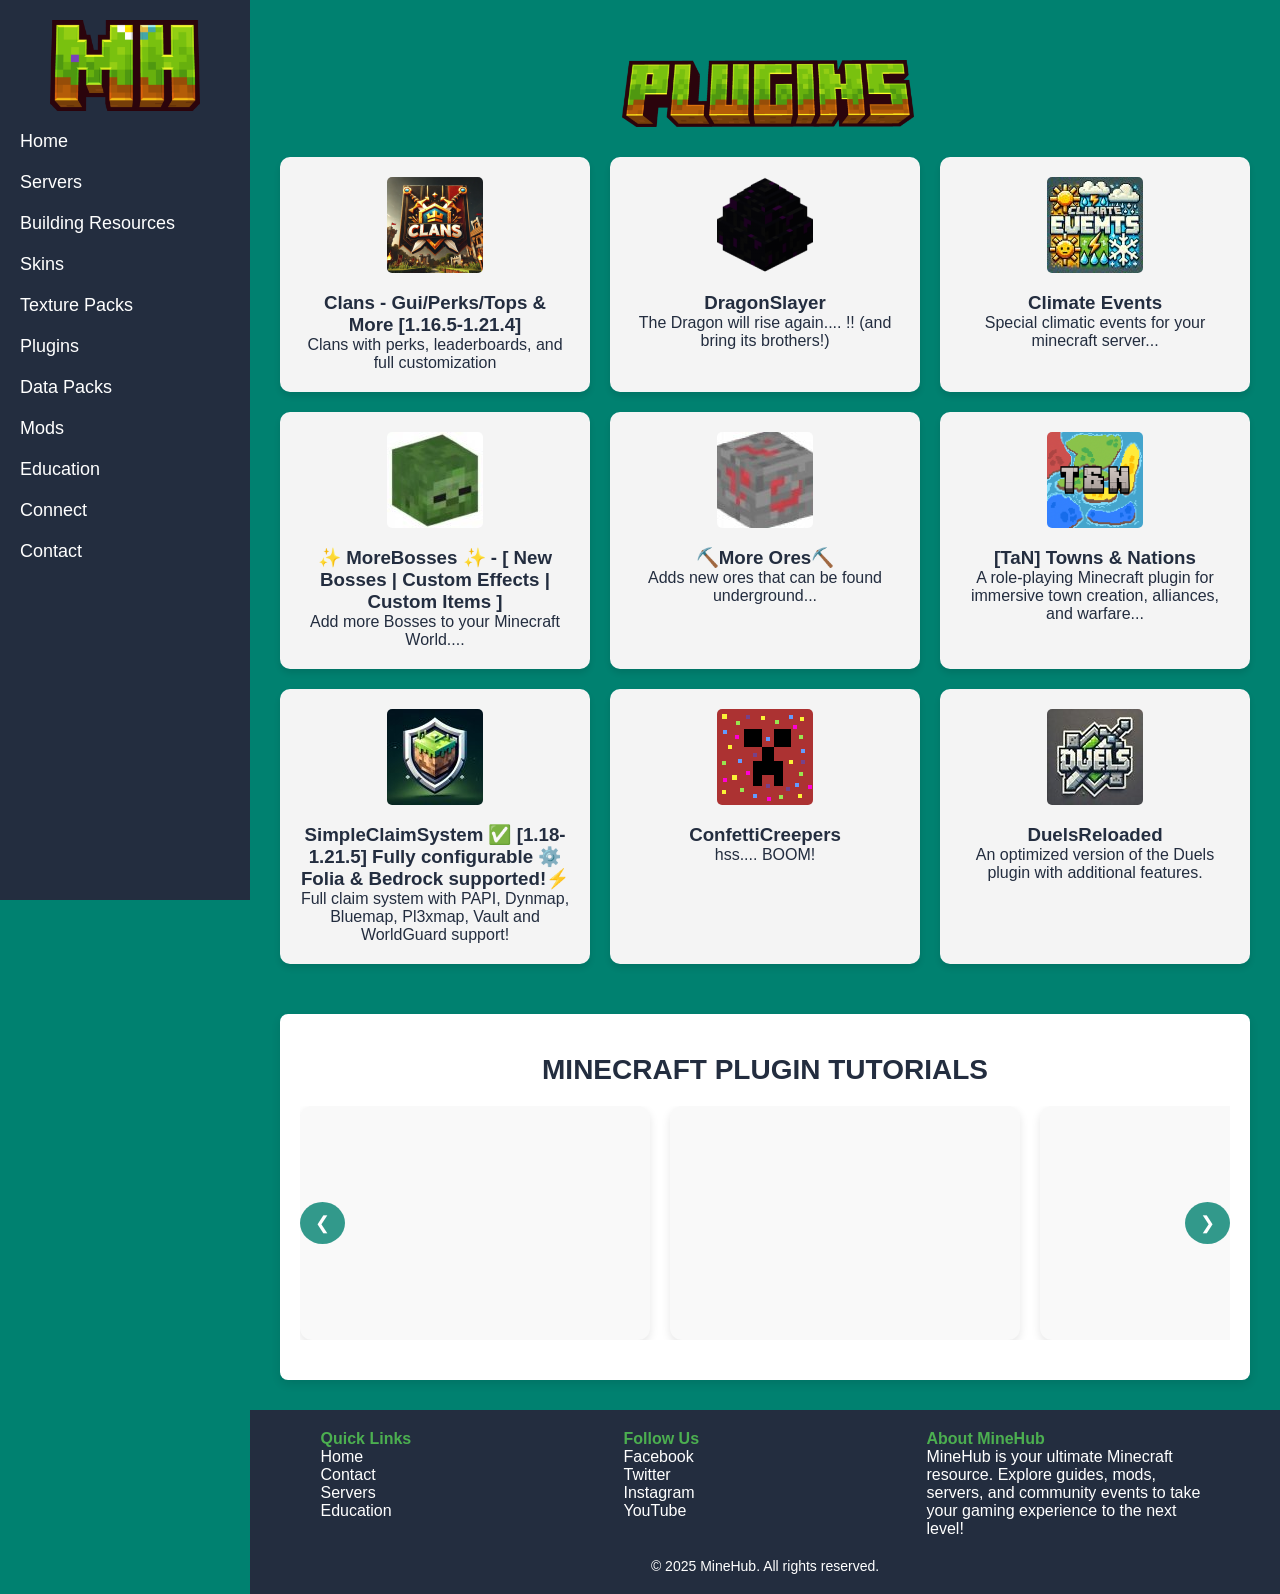
<file: Plugins.html>
<!DOCTYPE html>
<html lang="en">
<head>
    <meta charset="UTF-8">
    <meta name="viewport" content="width=device-width, initial-scale=1.0">
    <title>MineHub</title>
    
    <link rel="stylesheet" href="css/all.css">
    <script src="js/allscript.js" defer></script>

</head>
<body>
    <div class="container">
        <aside class="sidebar">
            <img src="img/MH.png" alt="MH Logo" class="nav-logo">
            <nav>
                <ul>
                    <li><a href="index.html">Home</a></li>
                    <li><a href="Servers.html">Servers</a></li>
                    <li><a href="BuildingResources.html">Building Resources</a></li>
                    <li><a href="Skins.html">Skins</a></li>
                    <li><a href="TexturePacks.html">Texture Packs</a></li>
                    <li><a href="Plugins.html">Plugins</a></li>
                    <li><a href="DataPacks.html">Data Packs</a></li>
                    <li><a href="Mods.html">Mods</a></li>
                    <li><a href="Education.html">Education</a></li>
                    <li><a href="Connect.html">Connect</a></li>
                    <li><a href="Contact.html">Contact</a></li>
                </ul>
            </nav>
        </aside>

        <main class="content">
            <section id="home">
                <div class="logo-container">
                    <img src="img/Plugins.png" alt="MineHub Logo" class="plugin-icon">
                </div>

                <section class="texture-packs">
    <div class="texture-grid">
        <!-- Resource 1 -->
        <div class="texture-card">
            <img class="texturepics" src="img/clans.jpg" alt="clans">
            <h3><a href="https://resourcepack.net/colourful-containers-gui-resource-pack/#gsc.tab=0" class="hidden-link">
Clans - Gui/Perks/Tops & More [1.16.5-1.21.4]</a></h3>
            <p class="texturep"> Clans with perks, leaderboards, and full customization</p>
        </div>

        <!-- Resource 2 -->
        <div class="texture-card">
            <img class="texturepics" src="img/ds.jpg" alt="ds">
            <h3><a href="https://resourcepack.net/overgrown-flowery-gui-resource-pack/#gsc.tab=0" class="hidden-link">DragonSlayer</a></h3>
            <p class="texturep">The Dragon will rise again.... !! (and bring its brothers!)</p>
        </div>

        <!-- Resource 3 -->
        <div class="texture-card">
            <img class="texturepics" src="img/ce.jpg" alt="ce">
            <h3><a href="https://www.spigotmc.org/resources/climateevents.123516/" class="hidden-link">Climate Events</a></h3>
            <p class="texturep">Special climatic events for your minecraft server... </p>
        </div>

        <!-- Resource 4 -->
        <div class="texture-card">
            <img class="texturepics" src="img/mb.jpg" alt="mb">
            <h3><a href="https://resourcepack.net/tooniverse-resource-pack/#gsc.tab=0" class="hidden-link">✨ MoreBosses ✨ - [ New Bosses | Custom Effects | Custom Items ]</a></h3>
            <p class="texturep">Add more Bosses to your Minecraft World....</p>
        </div>

        <!-- Resource 5 -->
        <div class="texture-card">
            <img class="texturepics" src="img/mo.jpg" alt="mo">
            <h3><a href="https://www.spigotmc.org/resources/%E2%9B%8F%EF%B8%8Fmore-ores%E2%9B%8F%EF%B8%8F.77221/" class="hidden-link">⛏️More Ores⛏️</a></h3>
            <p class="texturep">Adds new ores that can be found underground... </p>
        </div>

        <!-- Resource 6 -->
        <div class="texture-card">
            <img class="texturepics" src="img/tan.jpg" alt="tan">
            <h3><a href="https://resourcepack.net/visual-enchantments-resource-pack/#gsc.tab=0" class="hidden-link">[TaN] Towns & Nations</a></h3>
            <p class="texturep">A role-playing Minecraft plugin for immersive town creation, alliances, and warfare...</p>
        </div>

        <!-- Resource 7 -->
        <div class="texture-card">
            <img class="texturepics" src="img/scs.jpg" alt="scs">
            <h3><a href="https://resourcepack.net/soartex-fanver-resource-pack/#gsc.tab=0" class="hidden-link">
			SimpleClaimSystem ✅ [1.18-1.21.5] Fully configurable ⚙️ Folia & Bedrock supported!⚡</a></h3>
            <p class="texturep">Full claim system with PAPI, Dynmap, Bluemap, Pl3xmap, Vault and WorldGuard support!</p>
        </div>

        <!-- Resource 8 -->
        <div class="texture-card">
            <img class="texturepics" src="img/ccreep.jpg" alt="ccreep">
            <h3><a href="http://spigotmc.org/resources/confetti-creepers.123416/" class="hidden-link">ConfettiCreepers</a></h3>
            <p class="texturep">hss.... BOOM!</p>
        </div>

        <!-- Resource 9 -->
        <div class="texture-card">
            <img class="texturepics" src="img/dr.jpg" alt="dr">
            <h3><a href="https://www.spigotmc.org/resources/duelsreloaded.122625/" class="hidden-link">DuelsReloaded</a></h3>
            <p class="texturep">An optimized version of the Duels plugin with additional features.</p>
        </div>
    </div>




			<section class="building-resources-videos">
    <h2>Minecraft Plugin Tutorials</h2>
    <div class="carousel-container">
        <button class="carousel-btn prev-btn">&#10094;</button>
        <div class="carousel-track">
            <!-- Video 1 -->
            <div class="video-card">
                <iframe src="https://www.youtube.com/embed/QDKdqILh4aI?si=Bz6LAo0i1l5yRjeR" frameborder="0" allowfullscreen></iframe>
            </div>

            <!-- Video 2 -->
            <div class="video-card">
                <iframe src="https://www.youtube.com/embed/_Lhve1jOAkU?si=L8n_TLOMb0MqpO4D" frameborder="0" allowfullscreen></iframe>
            </div>

            <!-- Video 3 -->
            <div class="video-card">
                <iframe src="https://www.youtube.com/embed/MN4bDQmjNfs?si=Jo8SS1L164hoO9Ct" frameborder="0" allowfullscreen></iframe>
            </div>

            <!-- Video 4 -->
            <div class="video-card">
                <iframe src="https://www.youtube.com/embed/9WCsR4mMJ8E?si=6umSPPlHHE9xoNRU" frameborder="0" allowfullscreen></iframe>
            </div>
			
			<div class="video-card">
                <iframe src="https://www.youtube.com/embed/eT2lpmglJck?si=Z82BJf4bA11WhQDB" frameborder="0" allowfullscreen></iframe>
            </div>
			
			<div class="video-card">
                <iframe src="https://www.youtube.com/embed/wTJGeXpdC64?si=KQzCHEeKXaO4dgQD" frameborder="0" allowfullscreen></iframe>
            </div>
			
			<div class="video-card">
                <iframe src="https://www.youtube.com/embed/1FwLDcnoIB4?si=L5usEUvVqjulAmdg" frameborder="0" allowfullscreen></iframe>
            </div>
			
			<div class="video-card">
                <iframe src="https://www.youtube.com/embed/kxe5GatnAe4?si=oh6ioFstIui214kd" frameborder="0" allowfullscreen></iframe>
            </div>
			
			<div class="video-card">
                <iframe src="https://www.youtube.com/embed/cl5y4HcvMU0?si=chARP_mzKYsviqVm" frameborder="0" allowfullscreen></iframe>
            </div>
        </div>
        <button class="carousel-btn next-btn">&#10095;</button>
    </div>
</section>

             
            </section>
        </main>
    </div>
	
	<!-- Scroll to Top Button -->
                <button class="scroll-to-top" onclick="scrollToTop()">▲</button>

    <!-- Footer Section -->
    <footer class="footer">
        <div class="footer-container">
            <div class="footer-section">
                <h4>Quick Links</h4>
                <ul>
                    <li><a href="index.html">Home</a></li>
                    <li><a href="Contact.html">Contact</a></li>
                    <li><a href="Servers.html">Servers</a></li>
                    <li><a href="Education.html">Education</a></li>
                </ul>
            </div>
            <div class="footer-section">
                <h4>Follow Us</h4>
                <ul class="social-links">
                    <li><a href="https://www.facebook.com/"><i class="fab fa-facebook"></i> Facebook</a></li>
                    <li><a href="https://x.com/"><i class="fab fa-twitter"></i> Twitter</a></li>
                    <li><a href="https://www.instagram.com/"><i class="fab fa-x"></i> Instagram</a></li>
                    <li><a href="https://www.youtube.com/"><i class="fab fa-youtube"></i> YouTube</a></li>
                </ul>
            </div>
            <div class="footer-section">
                <h4>About MineHub</h4>
                <p>MineHub is your ultimate Minecraft resource. Explore guides, mods, servers, and community events to take your gaming experience to the next level!</p>
            </div>
        </div>
        <div class="footer-bottom">
            <p>&copy; 2025 MineHub. All rights reserved.</p>
        </div>
    </footer>
</body>
</html>
</file>
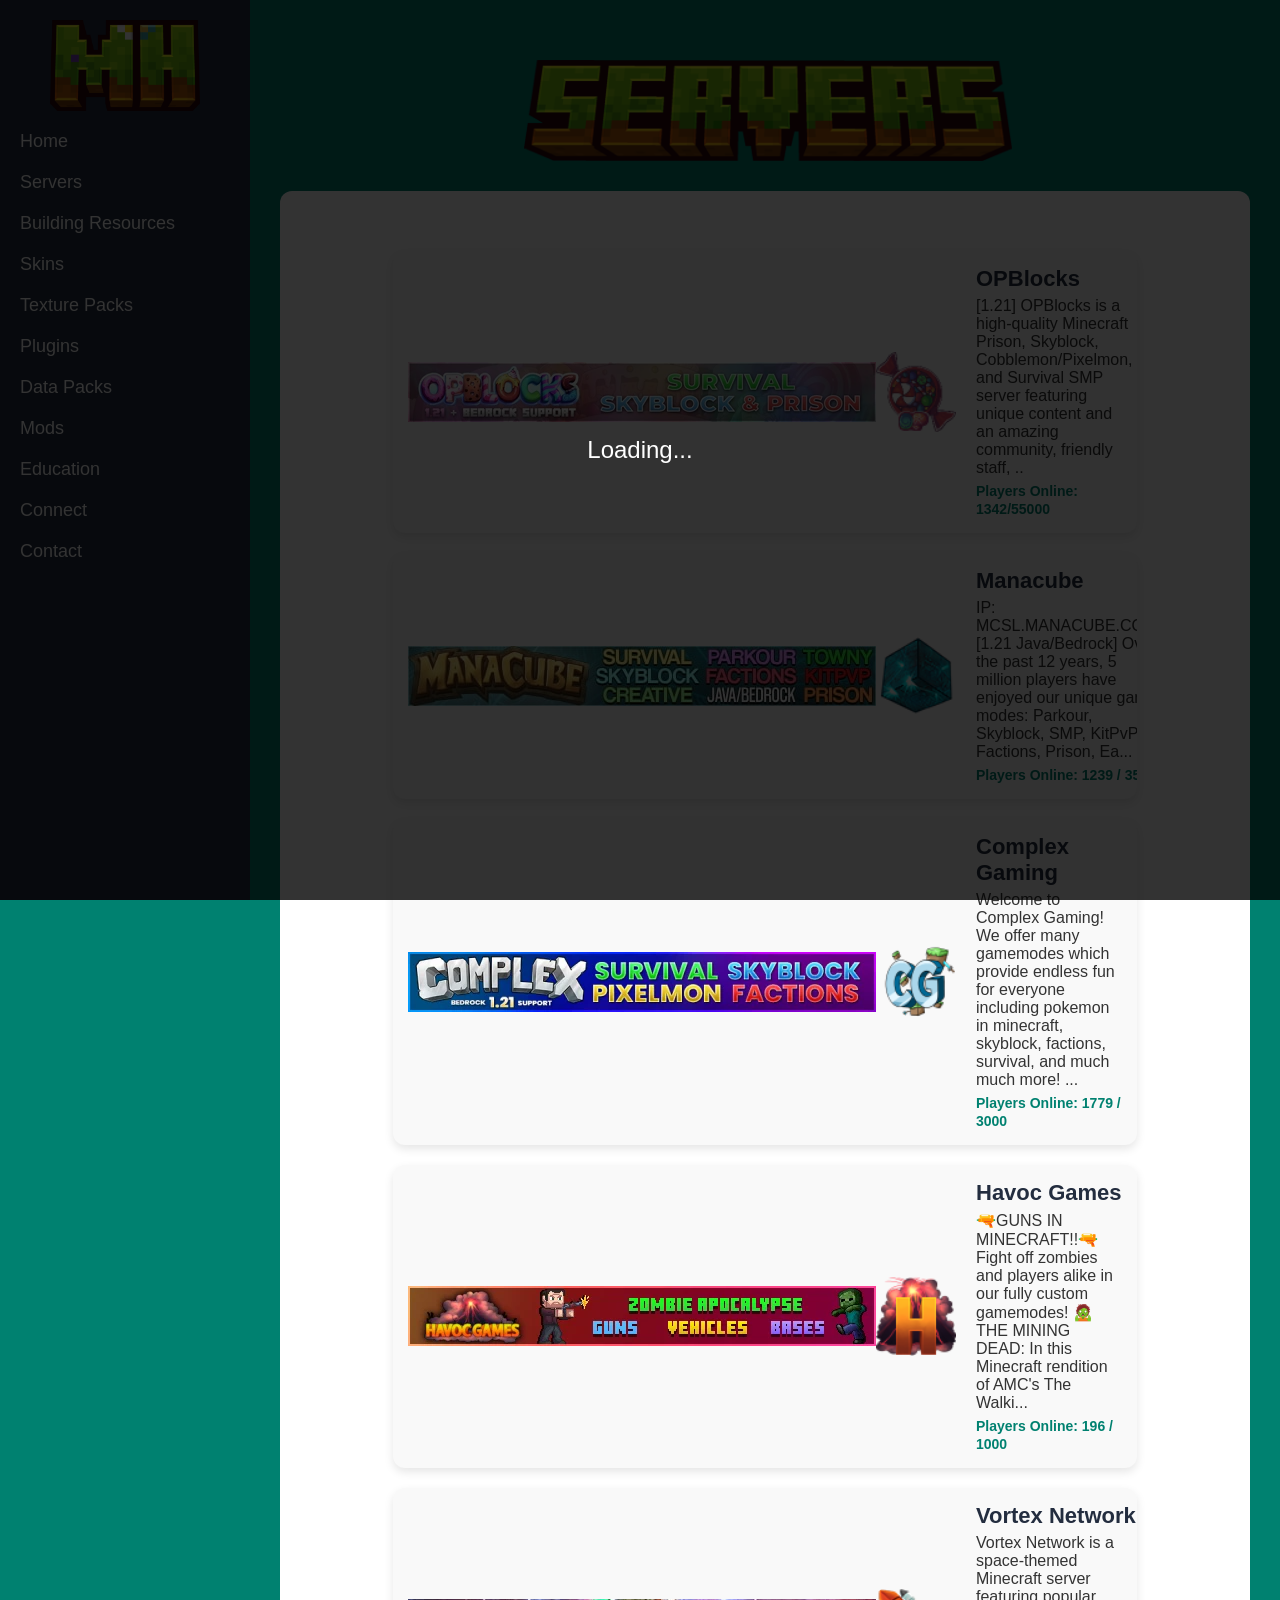
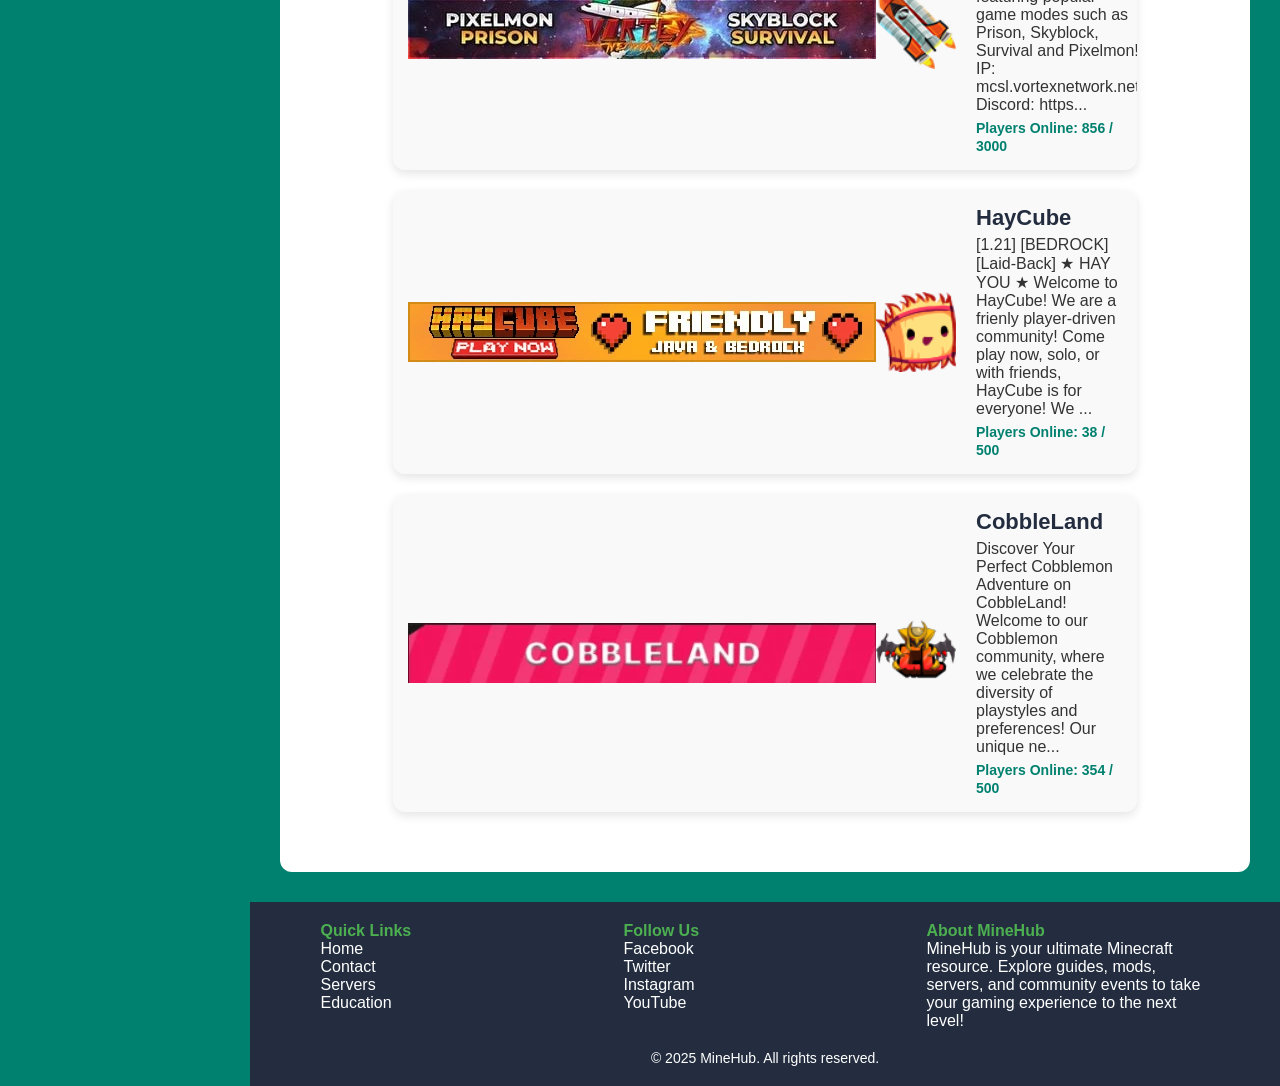
<file: Servers.html>
<!DOCTYPE html>
<html lang="en">
<head>
    <meta charset="UTF-8">
    <meta name="viewport" content="width=device-width, initial-scale=1.0">
    <title>MineHub</title>
    
    <link rel="stylesheet" href="css/all.css">
    <script src="js/allscript.js" defer></script>

</head>
<body>
    <div class="container">
        <aside class="sidebar">
            <img src="img/MH.png" alt="MH Logo" class="nav-logo">
            <nav>
                <ul>
                    <li><a href="index.html">Home</a></li>
                    <li><a href="Servers.html">Servers</a></li>
                    <li><a href="BuildingResources.html">Building Resources</a></li>
                    <li><a href="Skins.html">Skins</a></li>
                    <li><a href="TexturePacks.html">Texture Packs</a></li>
                    <li><a href="Plugins.html">Plugins</a></li>
                    <li><a href="DataPacks.html">Data Packs</a></li>
                    <li><a href="Mods.html">Mods</a></li>
                    <li><a href="Education.html">Education</a></li>
                    <li><a href="Connect.html">Connect</a></li>
                    <li><a href="Contact.html">Contact</a></li>
                </ul>
            </nav>
        </aside>
		
					<!-- Loading Screen -->
			<div id="loadingScreen">
				<div>Loading...</div>
			</div>

        <main class="content">
            <section id="home">
              <div class="logo-container">
    <img src="img/Servers.png" alt="servers-Logo" class="server-icon" style="width: 50%; height: auto; margin: 0 auto; display: block; padding-bottom: 20px;">
</div>


               <div class="server-list-section">
       

        <div class="server-card">
            <img src="img/opblocks.png" alt="Server Banner" class="server-banner">
            <div class="server-info">
                <img src="img/opblocksl.png" alt="Server Logo" class="server-logo">
                <div class="server-details">
                    <h3>OPBlocks</h3>
                    <p>[1.21] OPBlocks is a high-quality Minecraft Prison, Skyblock, Cobblemon/Pixelmon, and Survival SMP server featuring unique content and an amazing community, friendly staff, ..</p>
                    <span class="player-count">Players Online: 1342/55000</span>
                </div>
            </div>
        </div>

		  <div class="server-card">
            <img src="img/manabanner.jpg" alt="Server Banner" class="server-banner">
            <div class="server-info">
                <img src="img/mana.png" alt="Server Logo" class="server-logo">
                <div class="server-details">
                    <h3>Manacube</h3>
                    <p>IP: MCSL.MANACUBE.COM [1.21 Java/Bedrock] Over the past 12 years, 5 million players have enjoyed our unique game modes: Parkour, Skyblock, SMP, KitPvP, Factions, Prison, Ea...</p>
                    <span class="player-count">Players Online: 1239 / 3500</span>
                </div>
            </div>
        </div>

  <div class="server-card">
            <img src="img/complex.png" alt="Server Banner" class="server-banner">
            <div class="server-info">
                <img src="img/complexlogo.png" alt="Server Logo" class="server-logo">
                <div class="server-details">
                    <h3>Complex Gaming</h3>
                    <p>Welcome to Complex Gaming! We offer many gamemodes which provide endless fun for everyone including pokemon in minecraft, skyblock, factions, survival, and much much more! ...</p>
                    <span class="player-count">Players Online: 1779 / 3000</span>
                </div>
            </div>
        </div>
		  <div class="server-card">
            <img src="img/havocb.png" alt="Server Banner" class="server-banner">
            <div class="server-info">
                <img src="img/havocl.png" alt="Server Logo" class="server-logo">
                <div class="server-details">
                    <h3>Havoc Games</h3>
                    <p>🔫GUNS IN MINECRAFT!!🔫 Fight off zombies and players alike in our fully custom gamemodes! 🧟THE MINING DEAD: In this Minecraft rendition of AMC's The Walki...</p>
                    <span class="player-count">Players Online: 196 / 1000</span>
                </div>
            </div>
        </div>
		  <div class="server-card">
            <img src="img/vortexb.png" alt="Server Banner" class="server-banner">
            <div class="server-info">
                <img src="img/vortexl.png" alt="Server Logo" class="server-logo">
                <div class="server-details">
                    <h3>Vortex Network</h3>
                    <p>Vortex Network is a space-themed Minecraft server featuring popular game modes such as Prison, Skyblock, Survival and Pixelmon! IP: mcsl.vortexnetwork.net Discord: https...</p>
                    <span class="player-count">Players Online: 856 / 3000</span>
                </div>
            </div>
        </div>
		  <div class="server-card">
            <img src="img/haycubeb.png" alt="Server Banner" class="server-banner">
            <div class="server-info">
                <img src="img/haycubel.png" alt="Server Logo" class="server-logo">
                <div class="server-details">
                    <h3>HayCube</h3>
                    <p>[1.21] [BEDROCK] [Laid-Back] ★ HAY YOU ★ Welcome to HayCube! We are a frienly player-driven community! Come play now, solo, or with friends, HayCube is for everyone! We ...</p>
                    <span class="player-count">Players Online: 38 / 500</span>
                </div>
            </div>
        </div>


        <div class="server-card">
            <img src="img/cobbleb.png" alt="Server Banner" class="server-banner">
            <div class="server-info">
                <img src="img/cobblel.png" alt="Server Logo" class="server-logo">
                <div class="server-details">
                    <h3>CobbleLand</h3>
                    <p>Discover Your Perfect Cobblemon Adventure on CobbleLand! Welcome to our Cobblemon community, where we celebrate the diversity of playstyles and preferences! Our unique ne...</p>
                    <span class="player-count">Players Online: 354 / 500</span>
                </div>
            </div>
        </div>


                <!-- Scroll to Top Button -->
                <button class="scroll-to-top" onclick="scrollToTop()">▲</button>

            </section>
        </main>
    </div>

    <!-- Footer Section -->
    <footer class="footer">
        <div class="footer-container">
            <div class="footer-section">
                <h4>Quick Links</h4>
                <ul>
                    <li><a href="index.html">Home</a></li>
                    <li><a href="Contact.html">Contact</a></li>
                    <li><a href="Servers.html">Servers</a></li>
                    <li><a href="Education.html">Education</a></li>
                </ul>
            </div>
            <div class="footer-section">
                <h4>Follow Us</h4>
                <ul class="social-links">
                    <li><a href="#"><i class="fab fa-facebook"></i> Facebook</a></li>
                    <li><a href="#"><i class="fab fa-twitter"></i> Twitter</a></li>
                    <li><a href="#"><i class="fab fa-instagram"></i> Instagram</a></li>
                    <li><a href="#"><i class="fab fa-youtube"></i> YouTube</a></li>
                </ul>
            </div>
            <div class="footer-section">
                <h4>About MineHub</h4>
                <p>MineHub is your ultimate Minecraft resource. Explore guides, mods, servers, and community events to take your gaming experience to the next level!</p>
            </div>
        </div>
        <div class="footer-bottom">
            <p>&copy; 2025 MineHub. All rights reserved.</p>
        </div>
    </footer>
</body>
</html>
</file>
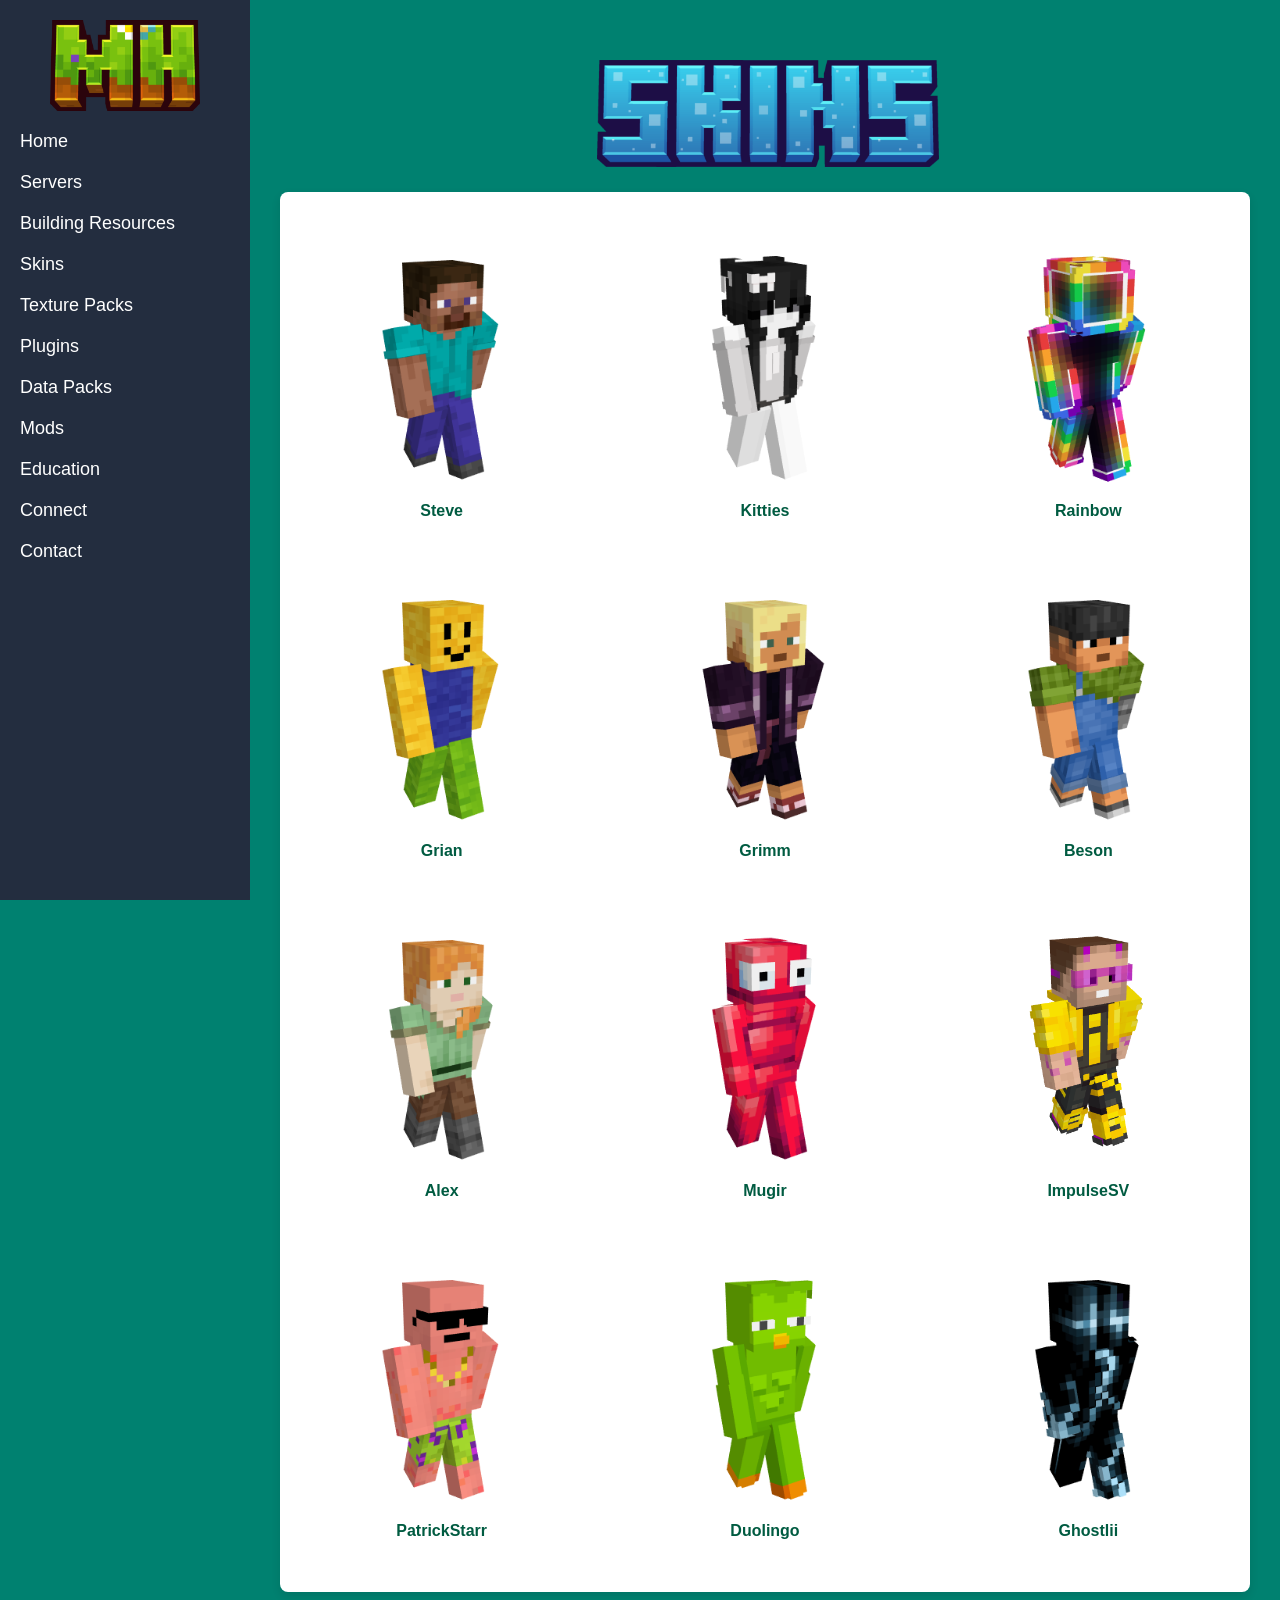
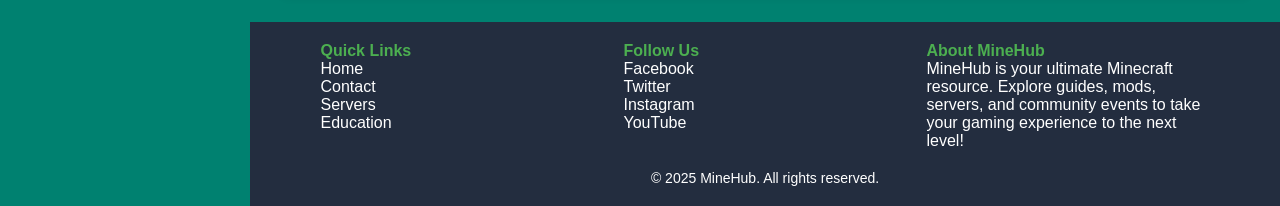
<file: Skins.html>
<!DOCTYPE html>
<html lang="en">
<head>
    <meta charset="UTF-8">
    <meta name="viewport" content="width=device-width, initial-scale=1.0">
    <title>MineHub</title>
    
    <link rel="stylesheet" href="css/all.css">
    <script src="js/allscript.js" defer></script>

</head>
<body>
    <div class="container">
        <aside class="sidebar">
            <img src="img/MH.png" alt="MH Logo" class="nav-logo">
            <nav>
                <ul>
                    <li><a href="index.html">Home</a></li>
                    <li><a href="Servers.html">Servers</a></li>
                    <li><a href="BuildingResources.html">Building Resources</a></li>
                    <li><a href="Skins.html">Skins</a></li>
                    <li><a href="TexturePacks.html">Texture Packs</a></li>
                    <li><a href="Plugins.html">Plugins</a></li>
                    <li><a href="DataPacks.html">Data Packs</a></li>
                    <li><a href="Mods.html">Mods</a></li>
                    <li><a href="Education.html">Education</a></li>
                    <li><a href="Connect.html">Connect</a></li>
                    <li><a href="Contact.html">Contact</a></li>
                </ul>
            </nav>
        </aside>

        <main class="content">
            <section id="home">
                <div class="logo-container">
                    <img src="img/Skins.png" alt="MineHub Logo" class="skins-icon">
                </div>

                
		
		 <div class="skins-container">
                <div class="skin"><img src="img/steve.png" alt="Skin 1"><p class="skin-username">Steve</p></div>
                <div class="skin"><img src="img/kitty.png" alt="Skin 2"><p class="skin-username">Kitties</p></div>
                <div class="skin"><img src="img/rainbow.png" alt="Skin 3"><p class="skin-username">Rainbow</p></div>
                <div class="skin"><img src="img/grian.png" alt="Skin 4"><p class="skin-username">Grian</p></div>
                <div class="skin"><img src="img/grimm.png" alt="Skin 5"><p class="skin-username">Grimm</p></div>
                <div class="skin"><img src="img/beson.png" alt="Skin 6"><p class="skin-username">Beson</p></div>
                <div class="skin"><img src="img/alex.png" alt="Skin 7"><p class="skin-username">Alex</p></div>
                <div class="skin"><img src="img/mugir.png" alt="Skin 8"><p class="skin-username">Mugir</p></div>
                <div class="skin"><img src="img/impulse.png" alt="Skin 9"><p class="skin-username">ImpulseSV</p></div>
                <div class="skin"><img src="img/patrick.png" alt="Skin 10"><p class="skin-username">PatrickStarr</p></div>
				 <div class="skin"><img src="img/duo.png" alt="Skin 9"><p class="skin-username">Duolingo</p></div>
                <div class="skin"><img src="img/ghost.png" alt="Skin 10"><p class="skin-username">Ghostlii</p></div>
            </div>

            </section>
        </main>
    </div>
	
	<!-- Scroll to Top Button -->
                <button class="scroll-to-top" onclick="scrollToTop()">▲</button>

    <!-- Footer Section -->
    <footer class="footer">
        <div class="footer-container">
            <div class="footer-section">
                <h4>Quick Links</h4>
                <ul>
                    <li><a href="index.html">Home</a></li>
                    <li><a href="Contact.html">Contact</a></li>
                    <li><a href="Servers.html">Servers</a></li>
                    <li><a href="Education.html">Education</a></li>
                </ul>
            </div>
            <div class="footer-section">
                <h4>Follow Us</h4>
                <ul class="social-links">
                    <li><a href="#"><i class="fab fa-facebook"></i> Facebook</a></li>
                    <li><a href="#"><i class="fab fa-twitter"></i> Twitter</a></li>
                    <li><a href="#"><i class="fab fa-instagram"></i> Instagram</a></li>
                    <li><a href="#"><i class="fab fa-youtube"></i> YouTube</a></li>
                </ul>
            </div>
            <div class="footer-section">
                <h4>About MineHub</h4>
                <p>MineHub is your ultimate Minecraft resource. Explore guides, mods, servers, and community events to take your gaming experience to the next level!</p>
            </div>
        </div>
        <div class="footer-bottom">
            <p>&copy; 2025 MineHub. All rights reserved.</p>
        </div>
    </footer>
</body>
</html>
</file>
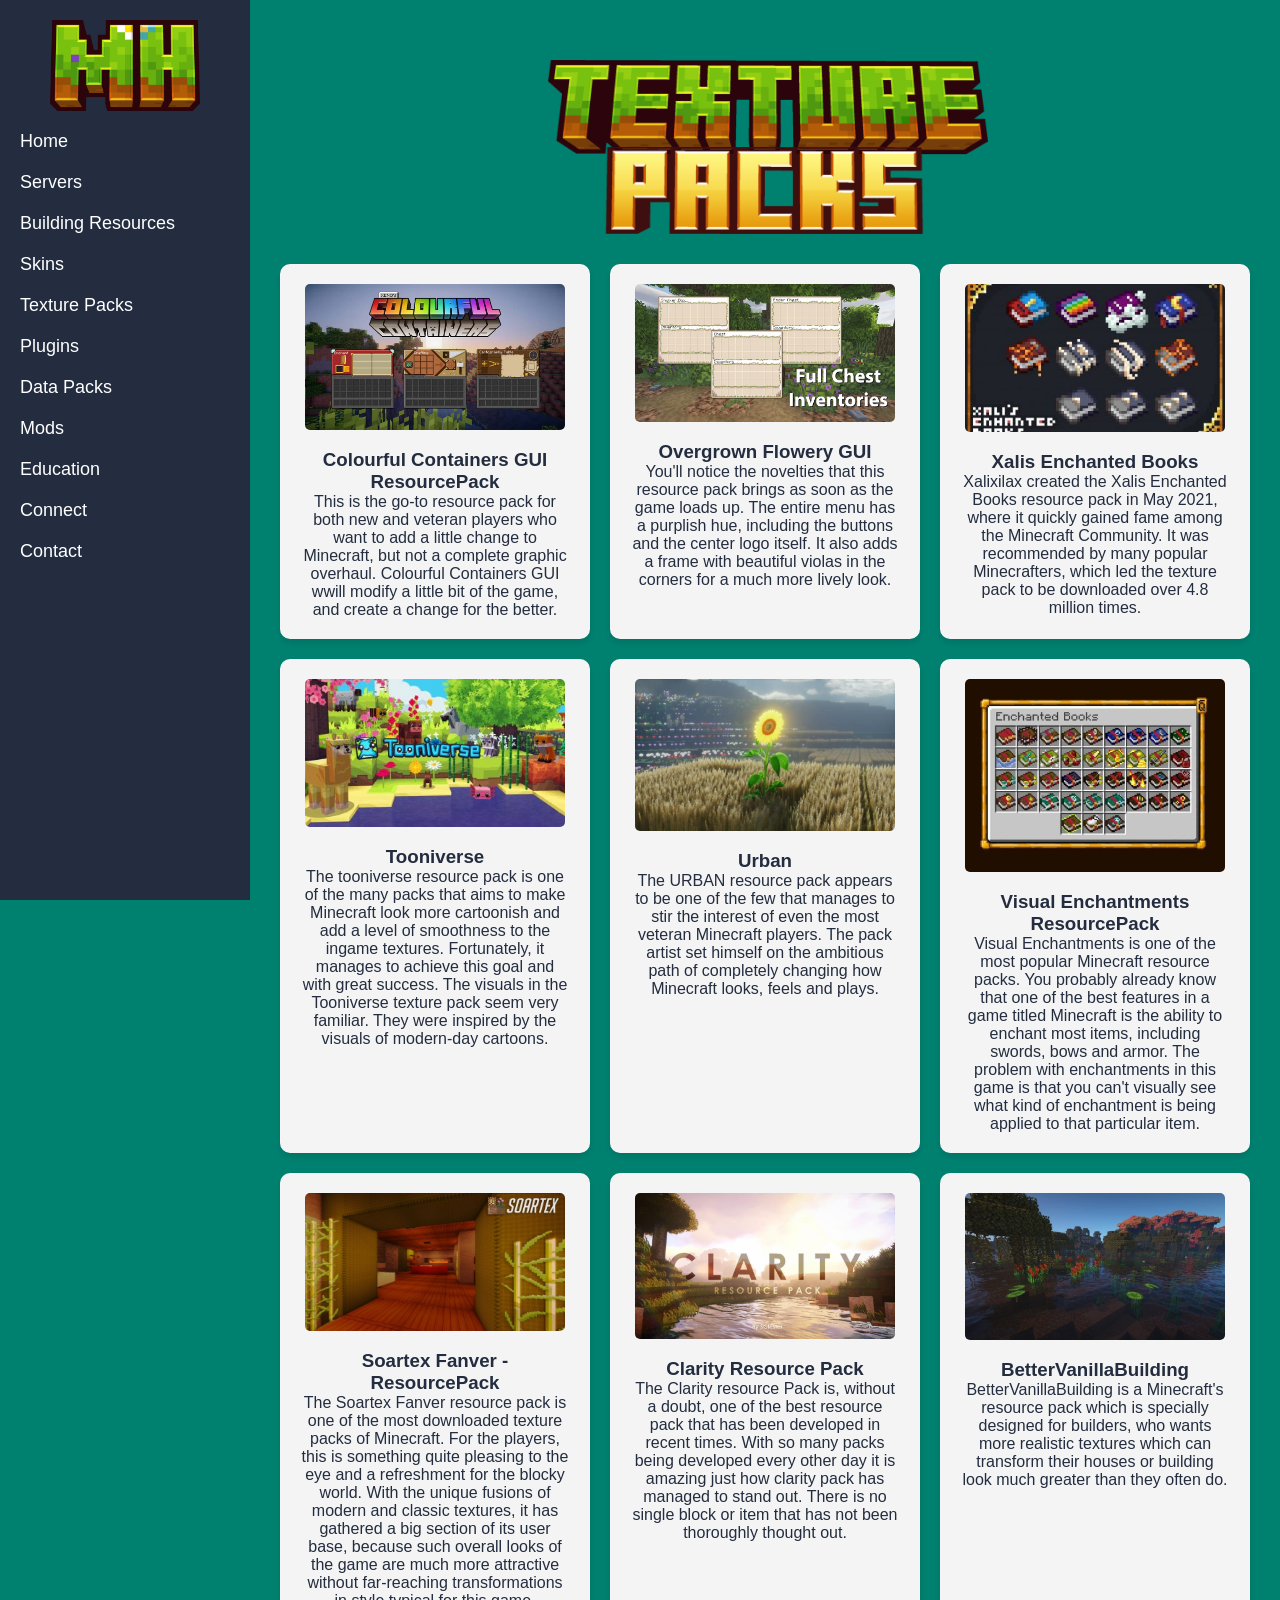
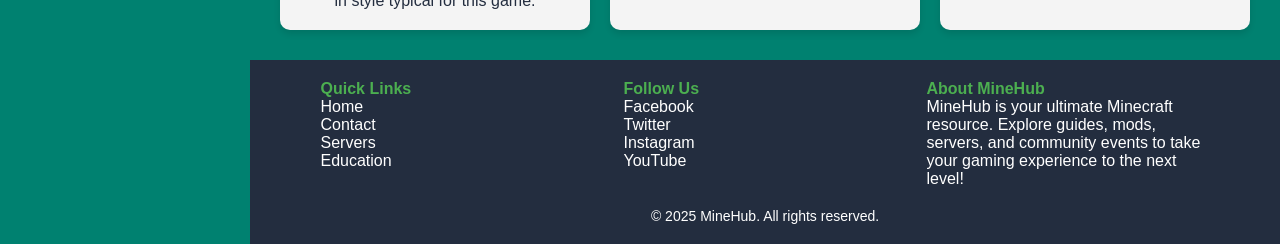
<file: TexturePacks.html>
<!DOCTYPE html>
<html lang="en">
<head>
    <meta charset="UTF-8">
    <meta name="viewport" content="width=device-width, initial-scale=1.0">
    <title>MineHub</title>
    
    <link rel="stylesheet" href="css/all.css">
    <script src="js/allscript.js" defer></script>

</head>
<body>
    <div class="container">
        <aside class="sidebar">
            <img src="img/MH.png" alt="MH Logo" class="nav-logo">
            <nav>
                <ul>
                    <li><a href="index.html">Home</a></li>
                    <li><a href="Servers.html">Servers</a></li>
                    <li><a href="BuildingResources.html">Building Resources</a></li>
                    <li><a href="Skins.html">Skins</a></li>
                    <li><a href="TexturePacks.html">Texture Packs</a></li>
                    <li><a href="Plugins.html">Plugins</a></li>
                    <li><a href="DataPacks.html">Data Packs</a></li>
                    <li><a href="Mods.html">Mods</a></li>
                    <li><a href="Education.html">Education</a></li>
                    <li><a href="Connect.html">Connect</a></li>
                    <li><a href="Contact.html">Contact</a></li>
                </ul>
            </nav>
        </aside>

        <main class="content">
            <section id="home">
                <div class="logo-container">
                    <img src="img/TexturePAcks.png" alt="MineHub Logo" class="tp-icon">
                </div>

                
   <section class="texture-packs">
    <div class="texture-grid">
        <!-- Resource 1 -->
        <div class="texture-card">
            <img class="texturepics" src="img/cc.jpg" alt="cc">
            <h3><a href="https://resourcepack.net/colourful-containers-gui-resource-pack/#gsc.tab=0" class="hidden-link">Colourful Containers GUI ResourcePack</a></h3>
            <p class="texturep">This is the go-to resource pack for both new and veteran players who want to add a little change to Minecraft, but not a complete graphic overhaul. Colourful Containers GUI wwill modify a little bit of the game, and create a change for the better.</p>
        </div>

        <!-- Resource 2 -->
        <div class="texture-card">
            <img class="texturepics" src="img/ofg.jpg" alt="ofg">
            <h3><a href="https://resourcepack.net/overgrown-flowery-gui-resource-pack/#gsc.tab=0" class="hidden-link">Overgrown Flowery GUI</a></h3>
            <p class="texturep">You'll notice the novelties that this resource pack brings as soon as the game loads up. The entire menu has a purplish hue, including the buttons and the center logo itself. It also adds a frame with beautiful violas in the corners for a much more lively look. </p>
        </div>

        <!-- Resource 3 -->
        <div class="texture-card">
            <img class="texturepics" src="img/xali.jpg" alt="xali">
            <h3><a href="https://resourcepack.net/xalis-enchanted-books-resource-pack/#gsc.tab=0" class="hidden-link">Xalis Enchanted Books</a></h3>
            <p class="texturep">Xalixilax created the Xalis Enchanted Books resource pack in May 2021, where it quickly gained fame among the Minecraft Community. It was recommended by many popular Minecrafters, which led the texture pack to be downloaded over 4.8 million times. </p>
        </div>

        <!-- Resource 4 -->
        <div class="texture-card">
            <img class="texturepics" src="img/toon.jpg" alt="toon">
            <h3><a href="https://resourcepack.net/tooniverse-resource-pack/#gsc.tab=0" class="hidden-link">Tooniverse</a></h3>
            <p class="texturep">The tooniverse resource pack is one of the many packs that aims to make Minecraft look more cartoonish and add a level of smoothness to the ingame textures. Fortunately, it manages to achieve this goal and with great success. The visuals in the Tooniverse texture pack seem very familiar. They were inspired by the visuals of modern-day cartoons.</p>
        </div>

        <!-- Resource 5 -->
        <div class="texture-card">
            <img class="texturepics" src="img/urban.jpg" alt="urban">
            <h3><a href="https://resourcepack.net/urban-resource-pack/#gsc.tab=0" class="hidden-link">Urban</a></h3>
            <p class="texturep">The URBAN resource pack appears to be one of the few that manages to stir the interest of even the most veteran Minecraft players. The pack artist set himself on the ambitious path of completely changing how Minecraft looks, feels and plays. </p>
        </div>

        <!-- Resource 6 -->
        <div class="texture-card">
            <img class="texturepics" src="img/ve.jpg" alt="ve">
            <h3><a href="https://resourcepack.net/visual-enchantments-resource-pack/#gsc.tab=0" class="hidden-link">Visual Enchantments ResourcePack</a></h3>
            <p class="texturep"> Visual Enchantments is one of the most popular Minecraft resource packs. You probably already know that one of the best features in a game titled Minecraft is the ability to enchant most items, including swords, bows and armor. The problem with enchantments in this game is that you can't visually see what kind of enchantment is being applied to that particular item.</p>
        </div>

        <!-- Resource 7 -->
        <div class="texture-card">
            <img class="texturepics" src="img/sx.jpg" alt="sx">
            <h3><a href="https://resourcepack.net/soartex-fanver-resource-pack/#gsc.tab=0" class="hidden-link">Soartex Fanver - ResourcePack</a></h3>
            <p class="texturep">The Soartex Fanver resource pack is one of the most downloaded  texture packs of Minecraft. For the players, this is something quite pleasing to the eye and a refreshment for the blocky world. With the unique fusions of modern and classic textures, it has gathered a big section of its user base, because such overall looks of the game are much more attractive without far-reaching transformations in style typical for this game.</p>
        </div>

        <!-- Resource 8 -->
        <div class="texture-card">
            <img class="texturepics" src="img/cy.jpg" alt="cy">
            <h3><a href="https://resourcepack.net/clarity-resource-pack/#gsc.tab=0" class="hidden-link">Clarity Resource Pack</a></h3>
            <p class="texturep">The Clarity resource Pack is, without a doubt, one of the best resource pack that has been developed in recent times. With so many packs being developed every other day it is amazing just how clarity pack has managed to stand out. There is no single block or item that has not been thoroughly thought out.</p>
        </div>

        <!-- Resource 9 -->
        <div class="texture-card">
            <img class="texturepics" src="img/bvb.jpg" alt="bvb">
            <h3><a href="https://resourcepack.net/bettervanillabuilding-resource-pack/#google_vignette" class="hidden-link">BetterVanillaBuilding</a></h3>
            <p class="texturep">BetterVanillaBuilding is a Minecraft's resource pack which is specially designed for builders, who wants more realistic textures which can transform their houses or building look much greater than they often do.</p>
        </div>
    </div>
</section>




</section>

        </main>
    </div>
	<!-- Scroll to Top Button -->
                <button class="scroll-to-top" onclick="scrollToTop()">▲</button>
	
    <!-- Footer Section -->
    <footer class="footer">
        <div class="footer-container">
            <div class="footer-section">
                <h4>Quick Links</h4>
                <ul>
                    <li><a href="index.html">Home</a></li>
                    <li><a href="Contact.html">Contact</a></li>
                    <li><a href="Servers.html">Servers</a></li>
                    <li><a href="Education.html">Education</a></li>
                </ul>
            </div>
            <div class="footer-section">
                <h4>Follow Us</h4>
                <ul class="social-links">
                    <li><a href="#"><i class="fab fa-facebook"></i> Facebook</a></li>
                    <li><a href="#"><i class="fab fa-twitter"></i> Twitter</a></li>
                    <li><a href="#"><i class="fab fa-instagram"></i> Instagram</a></li>
                    <li><a href="#"><i class="fab fa-youtube"></i> YouTube</a></li>
                </ul>
            </div>
            <div class="footer-section">
                <h4>About MineHub</h4>
                <p>MineHub is your ultimate Minecraft resource. Explore guides, mods, servers, and community events to take your gaming experience to the next level!</p>
            </div>
        </div>
        <div class="footer-bottom">
            <p>&copy; 2025 MineHub. All rights reserved.</p>
        </div>
    </footer>
</body>
</html>
</file>
<file: css/all.css>
/* Reset */
* {
    margin: 0;
    padding: 0;
    box-sizing: border-box;
    scroll-behaviour: smooth;
}

/* Body Styling */
body {
    font-family: 'Arial', sans-serif;
    background-color: #008170;
	padding: 0;
}

.container {
    display: flex;
    flex-direction: row; /* Sidebar and content side by side */
    min-height: 1000px;
    flex-wrap: wrap; /* Allow wrapping */
}

/* Sidebar Styling for all pages */
.sidebar {
    width: 250px;
    background-color: #232D3F;
    padding: 20px;
    color: white;
    position: fixed;
    height: 100%;
    left: 0;
    top: 0;
    z-index: 1000;
}

.sidebar img.nav-logo {
    width: 150px;
    height: auto;
    display: block;
    margin: 0 auto 20px auto;
}


.sidebar nav ul {
    list-style: none;
}

.sidebar nav ul li {
    margin: 20px 0;
}

.sidebar nav ul li a {
    color: white;
    text-decoration: none;
    font-size: 18px;
    transition: color 0.3s;
}



.sidebar nav ul li a:hover {
    color: #4caf50;
}

/* Logo Container Styling */
.logo-container {
    display: flex;
    justify-content: center;  /* Center horizontally */
    align-items: center;  /* Center vertically */
    flex-direction: column;
    width: 80%;
    position: relative;
    top: 30px; /* Adjust if needed */
    margin-bottom: 40px; /* Space between logo and index card container */
	margin-left: 250px;
}

.index-icon {
    width: 65%;
    height: auto;
    margin: 0 auto;
    display: block;

}

/* Main Content Styling for all pages */
.content {
    flex: 1;
    padding: 30px;
    background-color: #008170;
    overflow-y: auto;
    color: #fff;
}

/* Styling for index card container */
.indexcard-container {
    display: flex;                /* Flexbox for card layout */
    flex-wrap: wrap;              /* Allow cards to wrap */
    justify-content: flex-start;  /* Align items to the start */
    align-content: flex-start;    /* Align items within the container */
    padding: 20px;                 /* Padding inside container */
	padding-bottom: 20px;
    width: calc(100% - 250px);    /* Fill remaining space after sidebar */
    margin-left: 250px;           /* Ensure it's aligned next to the sidebar */
    margin-top: 10px; 	/* Margin to create space between logo and cards */
	margin-bottom: -25px;
    background-color: #fff;       /* White background for the container */
    box-sizing: border-box;       /* Include padding in width calculation */
    gap: 20px;                    /* Space between cards */
    color: #005b41;               /* Dark green text */
    box-shadow: 0px 4px 10px rgba(0, 0, 0, 0.01); /* Subtle shadow for depth */
	border-radius: 8px; /* Optional: adds rounded corners to the image */
}

/* Individual card styling */
.card {
    background-color: #f0f0f0;    /* Light background for cards */
    color: #005b41;               /* Dark green text */
    padding: 10px;                /* Padding inside card */
    flex: 1 1 calc(33.33% - 20px);/* Each card takes up 1/3 of the width */
    max-width: calc(33.33% - 20px); /* Ensure no card exceeds 1/3 width */
    border-radius: 12px;          /* Rounded corners */
    box-shadow: 0 4px 8px rgba(0, 0, 0, 0.1); /* Subtle shadow for depth */
    text-align: center;           /* Center text in the card */
    transition: transform 0.3s ease-in-out; /* Smooth hover effect */
	padding-bottom: 15px;
}

/* Hover effect */
.card:hover {
    transform: translateY(-5px);
}

/* Media section inside card */
.card .media {
    width: 100%;
    height: 180px;
    background-color: #008170; 
    border-radius: 8px;
    display: flex;
    align-items: center;
    justify-content: center;
    overflow: hidden;
}

/* Ensures media fits properly */
.card .media img,
.card .media video {
    max-width: 100%;
    max-height: 100%;
    object-fit: cover;
}

/* Card content */
.card h3 {
    font-size: 20px;
    margin: 15px 0 10px;
    text-align: center;
}

.card p {
    font-size: 14px;
    text-align: center;
    padding: 0 10px;
}

/* Scroll to Top Button */
.scroll-to-top {
    position: fixed;
    bottom: 20px;
    right: 20px;
    background-color: #008170; /* Theme color */
    color: white;
    border: none;
    padding: 12px 16px;
    border-radius: 50%;
    font-size: 18px;
    cursor: pointer;
    box-shadow: 0 4px 6px rgba(0, 0, 0, 0.1);
    transition: opacity 0.3s, transform 0.3s;
    opacity: 0;
    transform: translateY(20px);
    z-index: 1000; /* Ensures the button stays on top */
}

.scroll-to-top.show {
    opacity: 1;
    transform: translateY(0);
}

.scroll-to-top:hover {
    background-color: #005b41;
}

/* Footer on all pages */
.footer {
    width: calc(100% - 250px);
	margin-left: 250px;
    background-color: #232D3F;
    color: white;
    padding: 10px;
    text-align: left;
    position: relative;
    bottom: 0;
}

/* Ensure all links in the footer are white */
.footer a {
    color: white;
    text-decoration: none; 
}

.footer a:hover {
    color: #ddd; 
}

/* Footer layout */
.footer-container {
    width: 90%;
    max-width: 1200px;
    margin: auto;
    display: flex;
    justify-content: space-between;
    flex-wrap: wrap;
}

.footer-section {
    flex: 1;
    min-width: 250px;
    padding: 10px;
}

/* Style for h4 in the footer */
.footer-section h4 {
    color: #4CAF50; /* Sidebar green */
    font-weight: bold;
}

/* Quick links styling */
.footer-section.quick-links a {
    color: #4CAF50; 
    font-weight: bold;
}

.footer-section ul {
    list-style: none;
    padding: 0;
    margin: 0;
}

/* Footer bottom text */
.footer-bottom {
    text-align: center;
   
    font-size: 14px;
	padding: 10px;
}





/* Responsive design */
@media (max-width: 768px) {
    .container {
        flex-direction: column;
    }

    .sidebar {
        width: 100%;
        text-align: center;
    }

    .content {
        padding: 20px;
    }

    .indexcard-container {
        justify-content: center;  /* Center cards on smaller screens */
        margin-left: 0;           /* Remove left margin */
        margin-top: 50px;         /* Add space above */
    }

    .card {
        width: 90%;  /* Make cards take up most of the screen width */
    }
}

@media (max-width: 480px) {
    .card {
        width: 100%;  /* Full width for very small screens */
    }
}

/* INDEX SPECIFIC */
/* Founding Section Styling */
#founding-section {
    background-color: #fff; /* Light background */
    color: #005b41;            /* Dark green text */
    padding: 40px 20px;        /* Padding around the section */
    margin-top: 50px;          /* Space above the section */
    text-align: center;        /* Centered text */
}

/* Container for the text and image */
#founding-content {
    display: flex;
    justify-content: space-between; /* Space between text and image */
    align-items: center;            /* Align both items vertically */
    flex-wrap: wrap;                /* Ensure responsiveness */
}

/* Styling for the text part */
#founding-text {
    max-width: 60%;                /* Limit the width of the text */
    margin-left: 250px;            /* Space between text and image */
}

/* Styling for the image */
#founding-image img {
    width: 300px;
    height: 500px;
    object-fit: cover;  /* Ensures the image covers the space without distortion */
    border-radius: 8px; /* Optional: adds rounded corners to the image */
    margin-right: 20px;
	transition: opacity 0.3s ease-in-out;
}

/* Animation to slide the image in from the right */
@keyframes slideIn {
    0% {
        opacity: 0;
        transform: translateX(100%); /* Start off-screen to the right */
    }
    100% {
        opacity: 1;
        transform: translateX(0); /* End at its original position */
    }
}

/* Heading styling */
#founding-section h2 {
    font-size: 32px;
    color: #232D3F; /* Dark blue header */
    margin-bottom: 20px;
}

/* Paragraph styling */
#founding-section p {
    font-size: 18px;
    line-height: 1.6;
    margin-bottom: 20px;
    max-width: 800px; /* Limit width for readability */
    margin-left: auto;
    margin-right: auto;
}

#founding-section p:first-of-type {
    margin-top: 0; /* Remove margin-top from the first paragraph */
}

/* SERVER PAGE SPECIFIC */

/* Server List Section */
.server-list-section {
    margin-left: 250px;
    background-color: #fff;
    color: #005b41;
    padding: 40px 20px;
    text-align: center;
    border-radius: 12px;
}

/* Server Card Styling */
.server-card {
    background-color: #f9f9f9;
    border-radius: 12px;
    box-shadow: 0px 4px 10px rgba(0, 0, 0, 0.1);
    margin: 20px auto;
    width: 80%;
    overflow: hidden;
    transition: transform 0.3s ease-in-out;
    display: flex;
    align-items: center;
    padding: 15px;
}

.server-card:hover {
    transform: translateY(-5px);
}

/* Server Banner */
.server-banner {
    width: 468px;
    height: 60px;
    object-fit: cover;
    display: block;
    margin: 10px auto; /* Centers the banner */
}

/* Server Info Section */
.server-info {
    display: flex;
    align-items: center;
    flex-grow: 1;
    justify-content: space-between;
}

/* Server Logo */
.server-logo {
    width: 80px;
    height: 80px;
    border-radius: 8px;
    margin-right: 20px;
    object-fit: cover;
}

/* Server Details */
.server-details {
    text-align: left;
    flex-grow: 1;
}

.server-details h3 {
    font-size: 22px;
    margin: 0;
    color: #232D3F;
}

.server-details p {
    font-size: 16px;
    margin: 5px 0;
    color: #333;
}

/* Server Player Count & IP */
.server-stats {
    display: flex;
    flex-direction: column;
    align-items: flex-end;
}

.player-count {
    font-size: 14px;
    color: #008170;
    font-weight: bold;
    margin-bottom: 5px;
}

.server-ip {
    font-size: 14px;
    color: #232D3F;
    background: #f3f3f3;
    padding: 5px 10px;
    border-radius: 6px;
    font-weight: bold;
}

/* Responsive Design */
@media (max-width: 768px) {
    .container {
        flex-direction: column;
    }

    .sidebar {
        width: 100%;
        position: relative;
        height: auto;
    }

    .content {
        margin-left: 0;
    }

    .server-card {
        width: 95%;
        flex-direction: column;
        align-items: center;
        text-align: center;
    }

    .server-info {
        flex-direction: column;
        align-items: center;
    }

    .server-logo {
        margin-bottom: 10px;
    }

    .server-stats {
        align-items: center;
    }
}

/* Building Resources HTML */
.buildingresources-icon {
	width: 70%;
    height: auto;
    margin: 0 auto;
    display: block;
    padding-bottom: 20px;
	
}

.building-resources {
    background-color: #fff;
    color: #005b41;
    padding: 40px 20px;
    margin-top: 50px;
    border-radius: 8px;
    box-shadow: 0px 4px 10px rgba(0, 0, 0, 0.1);
    text-align: center;
    max-width: 1200px;
    margin-left: auto;
    margin-right: 10px;
}

/* Title Styling */
.building-resources h2 {
    font-size: 28px;
    margin-bottom: 20px;
    color: #232D3F;
    text-transform: uppercase;
}

/* Grid Layout */
.resources-grid {
    display: flex;
    flex-wrap: wrap;
    justify-content: center;
    gap: 20px;
}

/* Building Resources HTML */
.resource-card {
    background-color: #f0f0f0;    /* Light background for cards */
    color: #005b41;               /* Dark green text */
    padding: 10px;                /* Padding inside card */
    flex: 1 1 calc(50% - 20px);/* Each card takes up 1/3 of the width */
    max-width: calc(50% - 20px); /* Ensure no card exceeds 1/3 width */
    border-radius: 12px;          /* Rounded corners */
    box-shadow: 0 4px 8px rgba(0, 0, 0, 0.1); /* Subtle shadow for depth */
    text-align: center;           /* Center text in the card */
    transition: transform 0.3s ease-in-out; /* Smooth hover effect */
	padding-bottom: 15px;
	text-decoration: none;
}

.resource-card:hover {
    transform: translateY(-5px);
}

/* Resource Icon */
.resource-card img {
    width: 80px;
    height: 80px;
    margin-bottom: 10px;
}

/* Resource Name */
.resource-card h3 {
    font-size: 20px;
    margin-bottom: 10px;
	text-decoration: none;
}

/* Resource Description */
.resource-card p {
    font-size: 14px;
    line-height: 1.5;
    color: #555;
}

/* Building Resources Video Section */
.building-resources-videos {
    background-color: #fff;
    color: #005b41;
    padding: 40px 20px;
    margin-top: 50px;
    border-radius: 8px;
    box-shadow: 0px 4px 10px rgba(0, 0, 0, 0.1);
    text-align: center;
    max-width: calc(100% - 250px); /* Adjust width to fit beside sidebar */
    margin-left: 250px; /* Start beside the sidebar */
}

/* Section Title */
.building-resources-videos h2 {
    font-size: 28px;
    margin-bottom: 20px;
    color: #232D3F;
    text-transform: uppercase;
}

/* Carousel Wrapper */
.carousel-container {
    position: relative;
    overflow: hidden;
    max-width: 100%;
}

/* Carousel Track */
.carousel-track {
    display: flex;
    gap: 20px;
    transition: transform 0.5s ease-in-out;
    padding-left: 0; /* Remove the extra left padding */
}

/* Individual Video Card */
.video-card {
    min-width: 350px;
    max-width: 350px;
    background: #f9f9f9;
    padding: 15px;
    border-radius: 12px;
    box-shadow: 0px 4px 10px rgba(0, 0, 0, 0.1);
    text-align: center;
}

/* Responsive iFrame */
.video-card iframe {
    width: 100%;
    height: 200px;
    border-radius: 8px;
}

/* Carousel Navigation Buttons */
.carousel-btn {
    position: absolute;
    top: 50%;
    transform: translateY(-50%);
    background: rgba(0, 129, 112, 0.8);
    color: white;
    border: none;
    padding: 10px 15px;
    font-size: 18px;
    cursor: pointer;
    border-radius: 50%;
    z-index: 10;
}

.carousel-btn:hover {
    background: #005b41;
}

.prev-btn {
    left: 0;
}

.next-btn {
    right: 0;
}

/* SKINS PAGE */
.skins-icon {
    width: 35%;
    height: auto;
    margin: 0 auto;
    display: block;
    padding-bottom: 5px;
}

.skins-container {
    display: grid;
    grid-template-columns: repeat(3, 1fr);
    gap: 40px;
    background-color: #fff;
    color: #005b41;
    padding: 40px 20px;
    margin-top: 50px;
    border-radius: 8px;
    box-shadow: 0px 4px 10px rgba(0, 0, 0, 0.1);
    text-align: center;
    max-width: calc(100% - 250px); /* Adjust width to fit beside sidebar */
    margin-left: 250px; /* Start beside the sidebar */
}

.skin {
    display: flex;
    flex-direction: column;
    align-items: center;
    justify-content: center;
    transition: transform 0.3s ease-in-out;
    padding: 10px;
}

.skin img {
    width: 200px;
    height: 250px;
    object-fit: cover;
    border-radius: 10px;
    transition: transform 0.3s ease-in-out;
}

.skin:hover {
    transform: scale(1.1);
}

.skin-username {
    margin-top: 10px;
    font-size: 16px;
    font-weight: bold;
    color: #005b41;
    text-align: center;
    min-height: 20px; /* Ensures space is reserved for usernames */
}

/* TexturePacks PAGE */
.tp-icon {
    width: 45%;
    height: auto;
    margin: 0 auto;
    display: block;
    padding-bottom: 20px;
}

.texture-grid {
    display: grid;
    grid-template-columns: repeat(3, 1fr);
    gap: 20px;
    margin-left: 250px;
}

.texture-card {
    background: #f4f4f4;
    padding: 20px;
    border-radius: 10px;
    box-shadow: 0px 4px 6px rgba(0, 0, 0, 0.1);
    text-align: center;
}

.texture-card:hover {
    transform: translateY(-5px);
}

.texture-card img {
    max-width: 260px;  /* Adjusted to fill available space */
    border-radius: 5px;
    margin-bottom: 15px;
}

h2 {
    text-align: center;
    margin-bottom: 20px;
    font-size: 2em;

}

.texturep{
	color: #232D3F;
	
}
	

/* Hidden Links Styling */
.hidden-link {
    text-decoration: none;
    color: #4acf50; 
}

.hidden-link:hover {
	color: #008170; 
}

/* Plugin PAGE */
.plugin-icon {
    width: 30%;
    height: auto;
    margin: 0 auto;
    display: block;
    padding-bottom: 20px;
}



/* Data Packs */ 
.dp-icon {
    width: 50%;
    height: auto;
    margin: 0 auto;
    display: block;

}


/* INDEX SPECIFIC */
/* Datapacks Section Styling */
.datapacks-section {
    background-color: #fff; /* Light background */
    color: #005b41;            /* Dark green text */
    padding: 30px 20px;        /* Padding around the section */
    margin-top: 50px;          /* Space above the section */
    text-align: left;        /* Left-aligned text */
}

/* Container for the text and videos */
.datapacks-content {
    display: flex;
    justify-content: space-between; /* Space between text and videos */
    align-items: flex-start;        /* Align items to the top */
    flex-wrap: wrap;                /* Ensure responsiveness */
}

/* Styling for the text part */
.datapacks-text {
    max-width: 60%;                /* Limit the width of the text */
    margin-left: 250px;            /* Start the text box 250px from the left */
    margin-right: 20px;            /* Space between text and videos */
}

/* Styling for the video containers */
.datapacks-videos {
    display: flex;
    flex-direction: column;        /* Stack the videos vertically */
    justify-content: center;
    gap: 20px;                     /* Add space between the videos */
    max-width: 35%;                /* Limit video section width */
}

/* Styling for individual video iframes */
.datapacks-videos iframe {
    width: 100%;
    height: 300px;                /* Set a height for the videos */
    border-radius: 8px;           /* Optional: rounded corners for the iframe */
    border: none;                 /* Remove the border around iframe */
}

/* Heading styling */
.datapacks-section h2 {
    font-size: 32px;
    color: #232D3F; /* Dark blue header */
    margin-bottom: 20px;
}

/* Paragraph styling */
.datapacks-section p {
    font-size: 18px;
    line-height: 1.6;
    margin-bottom: 20px;
    max-width: 800px; /* Limit width for readability */
    margin-left: auto;
    margin-right: auto;
}

.datapacks-section p:first-of-type {
    margin-top: 0; /* Remove margin-top from the first paragraph */
}

/* Datapacks Section Styling */
.datapack-section {
    background-color: #f8f8f8; /* Light background */
    color: #333; /* Dark text */
    padding: 30px 20px; /* Padding around the section */
    margin-top: 50px; /* Space above the section */
    margin-left: 250px; /* Start the section 250px from the left of the screen */
	padding-left: 20px;
}

/* Grid container for the datapacks */
.datapacks-grid {
    display: grid;
    grid-template-columns: repeat(4, 1fr); /* Ensures 4 columns fit side by side */
    gap: 20px; /* Space between the cards */
    text-align: center; /* Centered text */
    margin: 0 auto; /* Centers the grid within the section */
}

/* Styling for each datapack card */
.datapack-card {
    background-color: #fff; /* White background */
    border-radius: 8px; /* Rounded corners */
    padding: 15px; /* Padding inside each card */
    box-shadow: 0 4px 8px rgba(0, 0, 0, 0.1); /* Subtle shadow */
    transition: transform 0.3s ease-in-out; /* Smooth hover effect */
}

/* Image styling */
.datapack-pics {
    width: 100%;
    height: 180px;
    object-fit: cover; /* Ensures images cover the space without distortion */
    border-radius: 8px; /* Rounded corners for the image */
}

/* Hover effect for each card */
.datapack-card:hover {
    transform: scale(1.05); /* Slight zoom effect on hover */
}

/* Hidden link styling for the card's title */
.hidden-link {
    text-decoration: none;
    color: #232D3F; /* Dark color for the link */
    font-weight: bold;
}

/* Title styling */
.datapack-card h3 {
    font-size: 1.2rem;
    margin-top: 10px;
}

/* Description styling */
.datapack-description {
    font-size: 1rem;
    color: #555;
    margin-top: 10px;
}

/* Mods Page */
.Mods-icon {
    width: 30%;
    height: auto;
    margin: 0 auto;
    display: block;
    padding-bottom: 20px;
}


.resource-card a,
.building-resources a,
.building-resources-videos a {
    color: inherit;  /* Inherits text color from parent */
    text-decoration: none;  /* Removes underline */
}

/* Mods Page */
.ed-icon {
    width: 55%;
    height: auto;
    margin: 0 auto;
    display: block;
    padding-bottom: 20px;
}

/* Education Cards Container - Matches site layout */
.education-card-container {
    display: grid;
    grid-template-columns: repeat(auto-fit, minmax(280px, 1fr));
    gap: 25px;
    padding: 40px 20px;
    background-color: #ffffff; /* Match your site's section background */
    border-radius: 8px;
    box-shadow: 0 4px 10px rgba(0, 0, 0, 0.1);
    margin-top: 50px;
    margin-left: 250px; /* Align with sidebar */
    max-width: calc(100% - 250px); /* Prevent overflow */
}

/* Individual Card Styling */
.education-card {
    background-color: #f0f0f0;
    border-left: 6px solid #005b41; /* Matches your site's accent green */
    padding: 20px;
    border-radius: 10px;
    transition: transform 0.3s ease, box-shadow 0.3s ease;
    box-shadow: 0 2px 8px rgba(0, 0, 0, 0.08);
    text-align: left;
}

/* Hover Effect */
.education-card:hover {
    transform: translateY(-5px);
    box-shadow: 0 6px 16px rgba(0, 0, 0, 0.15);
}

/* Headings */
.education-card h3 {
    font-size: 20px;
    color: #232D3F; /* Site header color */
    margin-bottom: 10px;
}

/* Paragraph */
.education-card p {
    font-size: 15px;
    line-height: 1.6;
    color: #333;
}

/* Why Minecraft Education Section */
.why-minecraft-container {
    background-color: #ffffff;
    padding: 40px 20px;
    margin-top: 50px;
    margin-left: 250px; /* Align with sidebar */
    max-width: calc(100% - 250px); /* Prevent overflow */
    border-radius: 8px;
    box-shadow: 0 4px 10px rgba(0, 0, 0, 0.1);
    text-align: left;
}

/* Title Styling */
.why-minecraft-container h2 {
    font-size: 28px;
    color: #232D3F;
    text-transform: uppercase;
    text-align: center;
    margin-bottom: 20px;
}

/* Content Text */
.why-minecraft-container p {
    font-size: 16px;
    line-height: 1.6;
    color: #333;
    padding: 10px 0;
}

/* Hover Effect for Engagement */
.why-minecraft-container:hover {
    box-shadow: 0 6px 16px rgba(0, 0, 0, 0.15);
    transform: translateY(-3px);
    transition: all 0.3s ease;
}

/* Image Container */
.image-container {
    display: grid;
    grid-template-columns: repeat(auto-fit, minmax(280px, 1fr)); /* Responsive grid */
    gap: 20px;
    padding: 40px 20px;
    margin-top: 40px;
	margin-left: 250px;
}

/* Individual Image Cards */
.image-card {
    background-color: #f4fdf6;
    border-radius: 12px;
    box-shadow: 0 4px 10px rgba(0, 0, 0, 0.1);
    overflow: hidden;
    text-align: center;
}

/* Images inside the card */
.image-card img {
    width: 100%; /* Make images responsive */
    height: 200px; /* Fixed height */
    object-fit: cover; /* Maintain aspect ratio */
    border-bottom: 4px solid #4caf50; /* Green bottom border */
}

/* Paragraphs under images */
.image-card p {
    padding: 15px;
    font-size: 14px;
    color: #555;
    line-height: 1.5;
    background-color: #ffffff;
    border-top: 1px solid #e0e0e0;
    margin: 0;
}

/* Add hover effect to image cards in Connect.html*/
.image-card:hover {
    transform: translateY(-5px);
    box-shadow: 0 6px 15px rgba(0, 0, 0, 0.15);
    transition: transform 0.3s, box-shadow 0.3s;
}


/* Connect HTML PAGE */
/* General Styling for the Section */
.connect-icon{
	width: 50%;
    height: auto;
    margin: 0 auto;
    display: block;
    padding-bottom: 1px;
}

.minecraft-communities {
    background-color: #f4fdf6;
    padding: 50px 20px;
    margin-top: 30px;
    border-radius: 12px;
    position: absolute;
    left: 250px; /* Set the section 250px from the left */
    width: calc(100% - 250px); /* Adjust width to the remaining area */
}

.minecraft-communities .container {
    width: 80%;
    margin: 0 auto;
}

/* Header Styling */
.minecraft-communities h2 {
    font-size: 28px;
    color: #2d5233;
    text-align: center;
    margin-bottom: 20px;
}

/* Paragraph Styling */
.minecraft-communities p {
    font-size: 16px;
    line-height: 1.6;
    color: #444;
    margin-bottom: 15px;
}

/* Styling for Each Community Category */
.community-category {
    background-color: #e6f7ec;
    border-left: 6px solid #4caf50;
    padding: 20px;
    border-radius: 10px;
    margin-bottom: 20px;
    box-shadow: 0 2px 8px rgba(0, 0, 0, 0.1);
}

.community-category h3 {
    font-size: 22px;
    color: #2d5233;
    margin-bottom: 10px;
}

.community-category a {
    color: #4caf50;
    text-decoration: none;
    font-weight: bold;
}

.community-category a:hover {
    text-decoration: underline;
}

/* More Coming Soon Text Styling */
.more-coming-soon {
    font-size: 18px;
    color: #2d5233;
    font-weight: bold;
    text-align: center;
    margin-top: 40px;
}

/* Contact Page HTML/CSS */
.contact-icon{
	width: 50%;
    height: auto;
    margin: 0 auto;
    display: block;
    padding-bottom: 1px;
}

/* Style for the loading screen */
#loadingScreen {
    position: fixed;
    top: 0;
    left: 0;
    width: 100%;
    height: 100%;
    background-color: rgba(0, 0, 0, 0.8); /* Dark background */
    display: flex;
    justify-content: center;
    align-items: center;
    color: white;
    font-size: 24px;
    z-index: 9999;
 }
</file>
